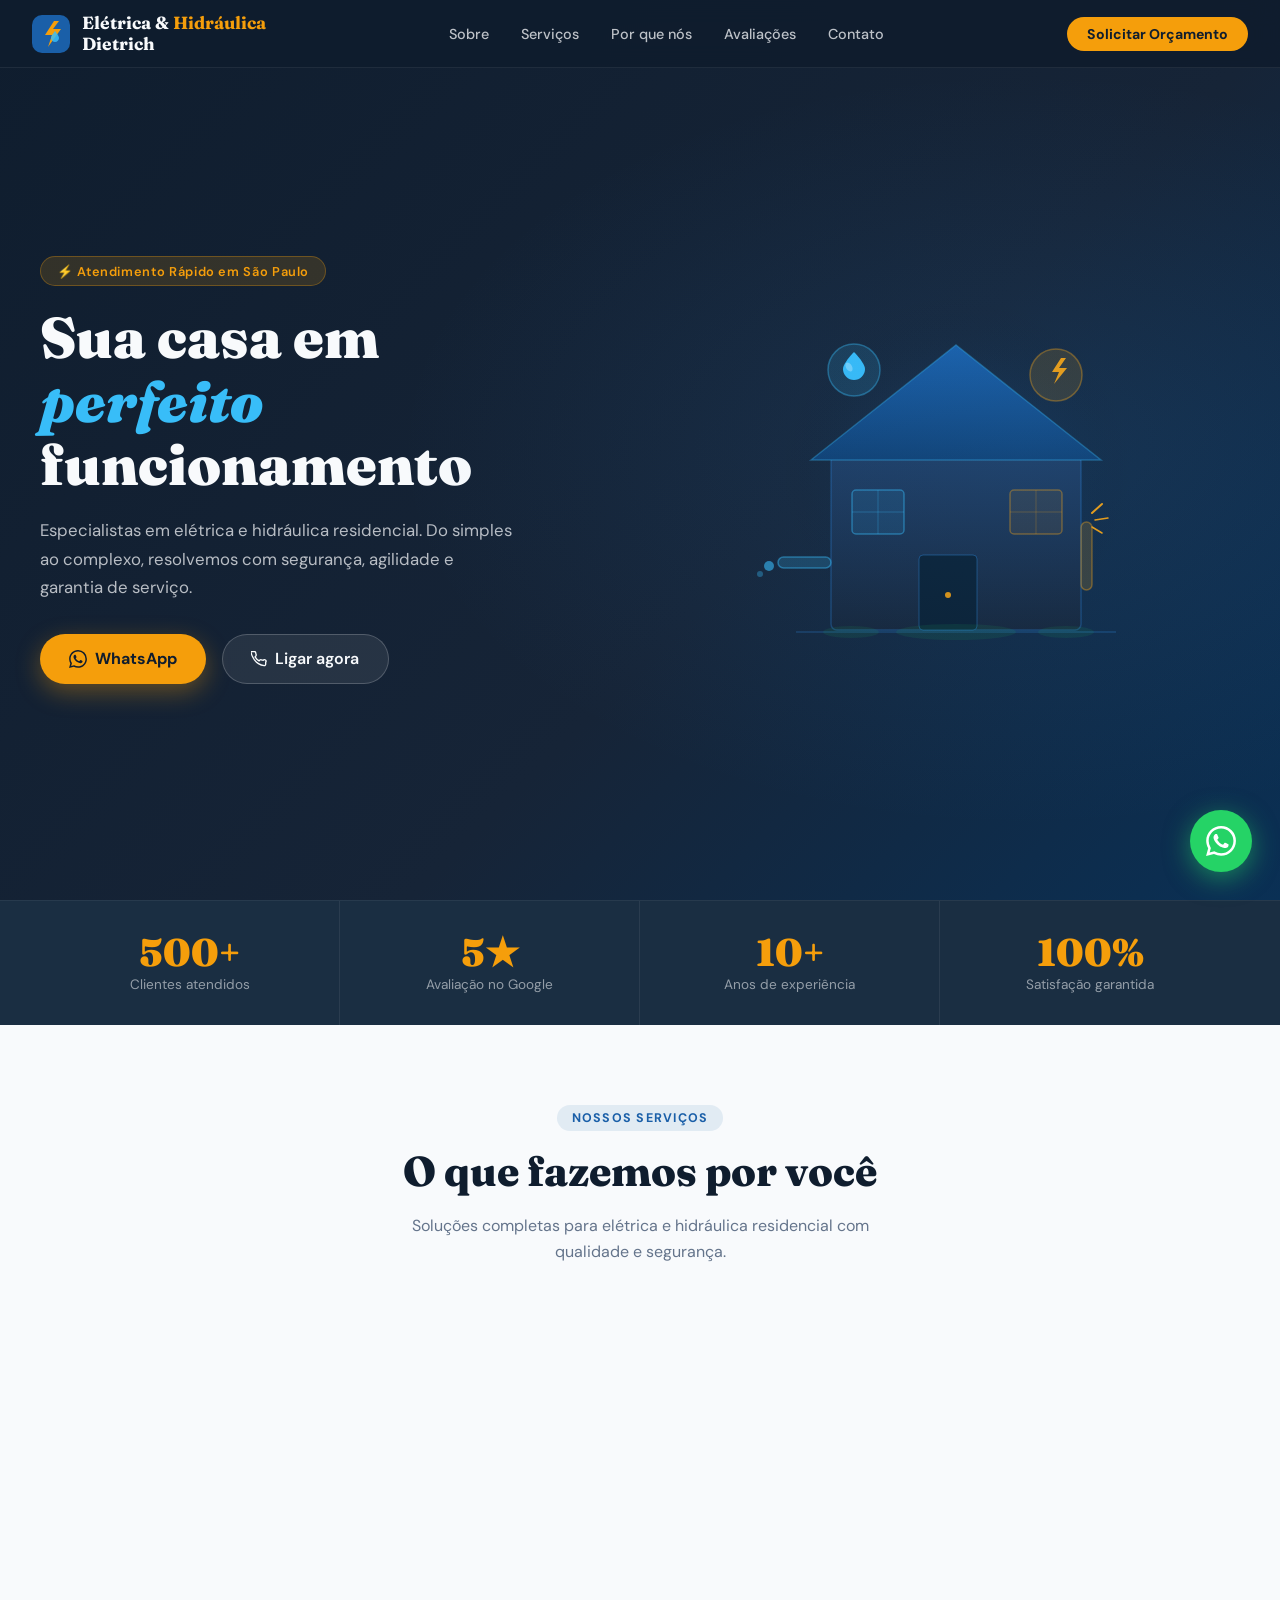
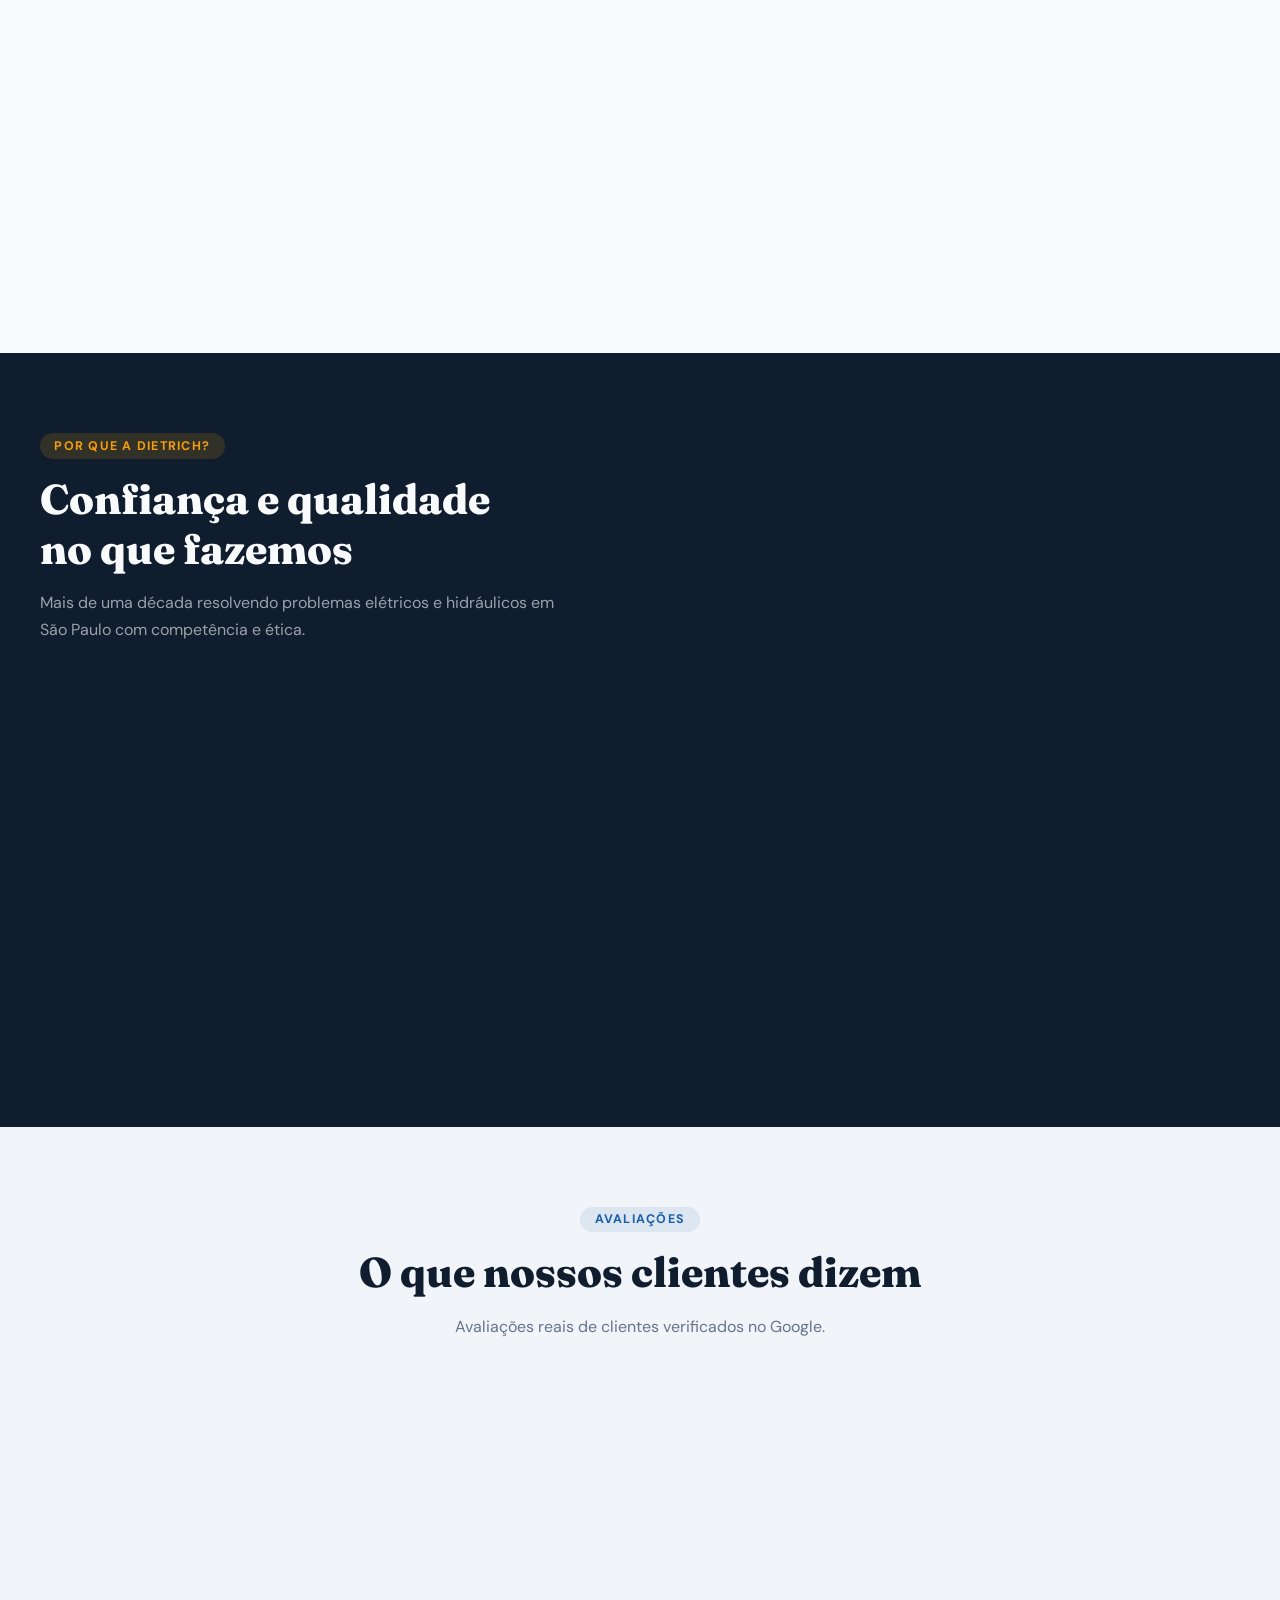
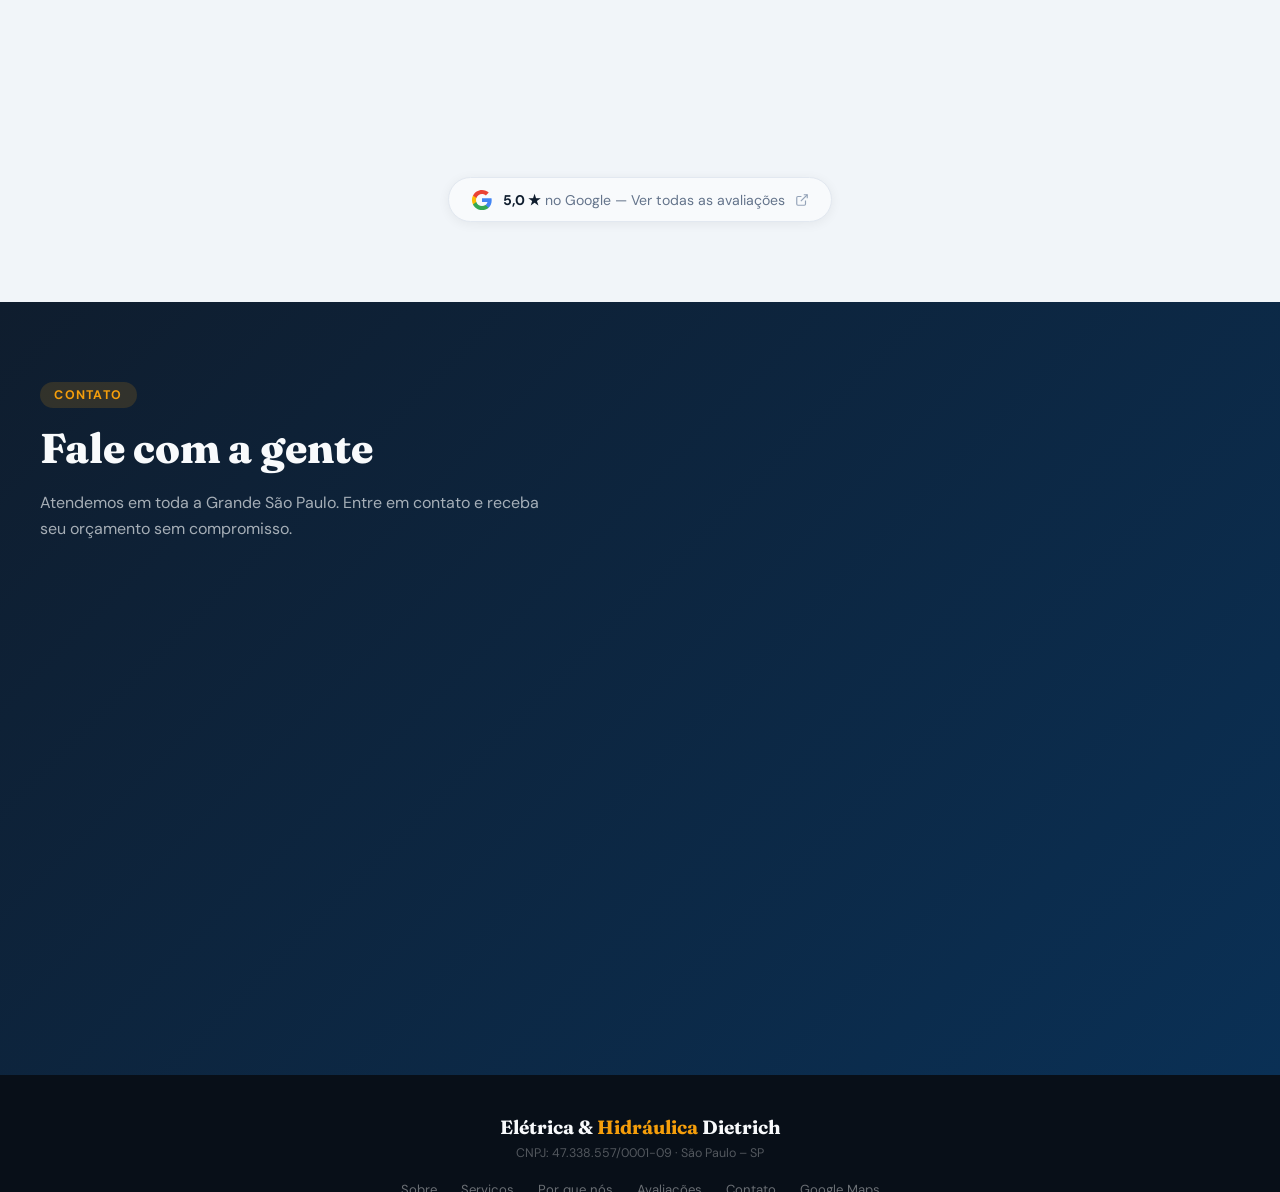
<file: index.html>
<!DOCTYPE html>
<html lang="pt-BR">

<head>
  <meta charset="UTF-8" />
  <meta http-equiv="refresh" content="0; url=pt-br/" />
  <link rel="canonical" href="/pt-br/" />
  <title>Elétrica &amp; Hidráulica Dietrich</title>
</head>

<body>
</body>

</html>
</file>
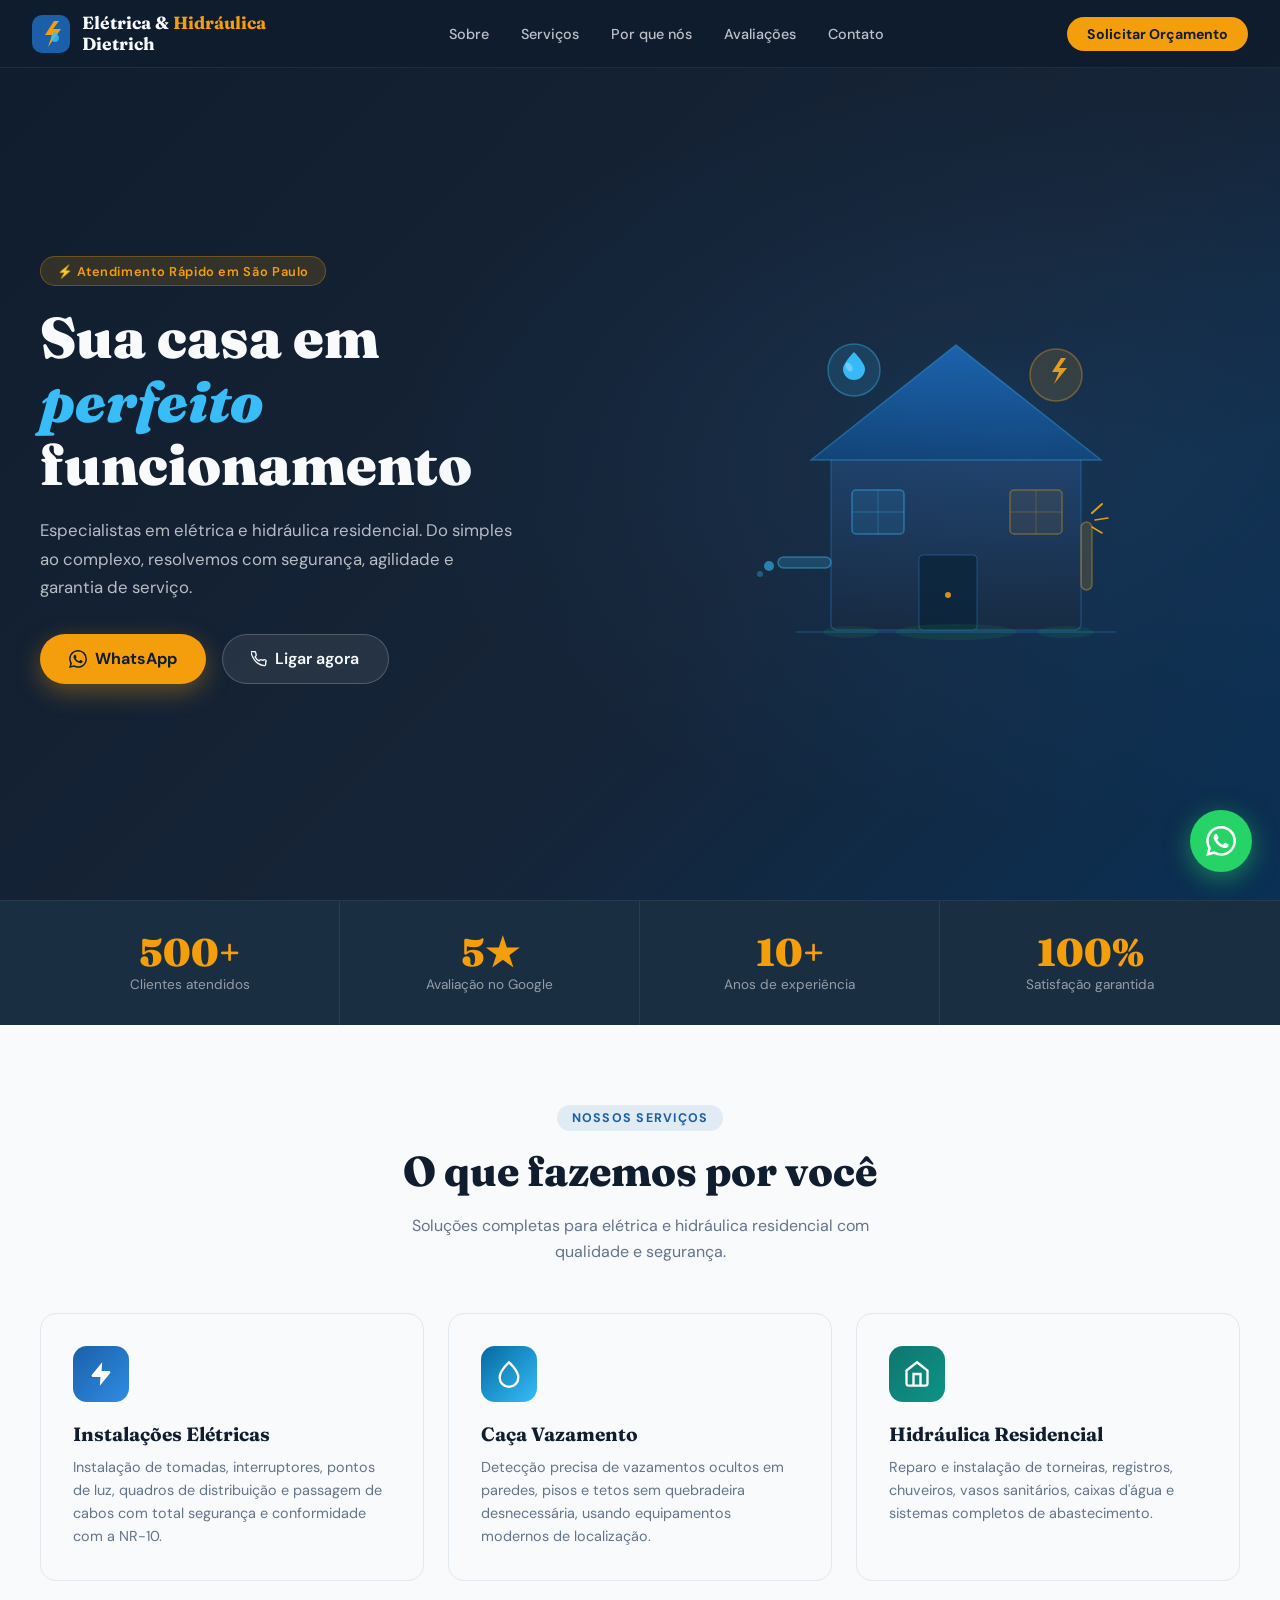
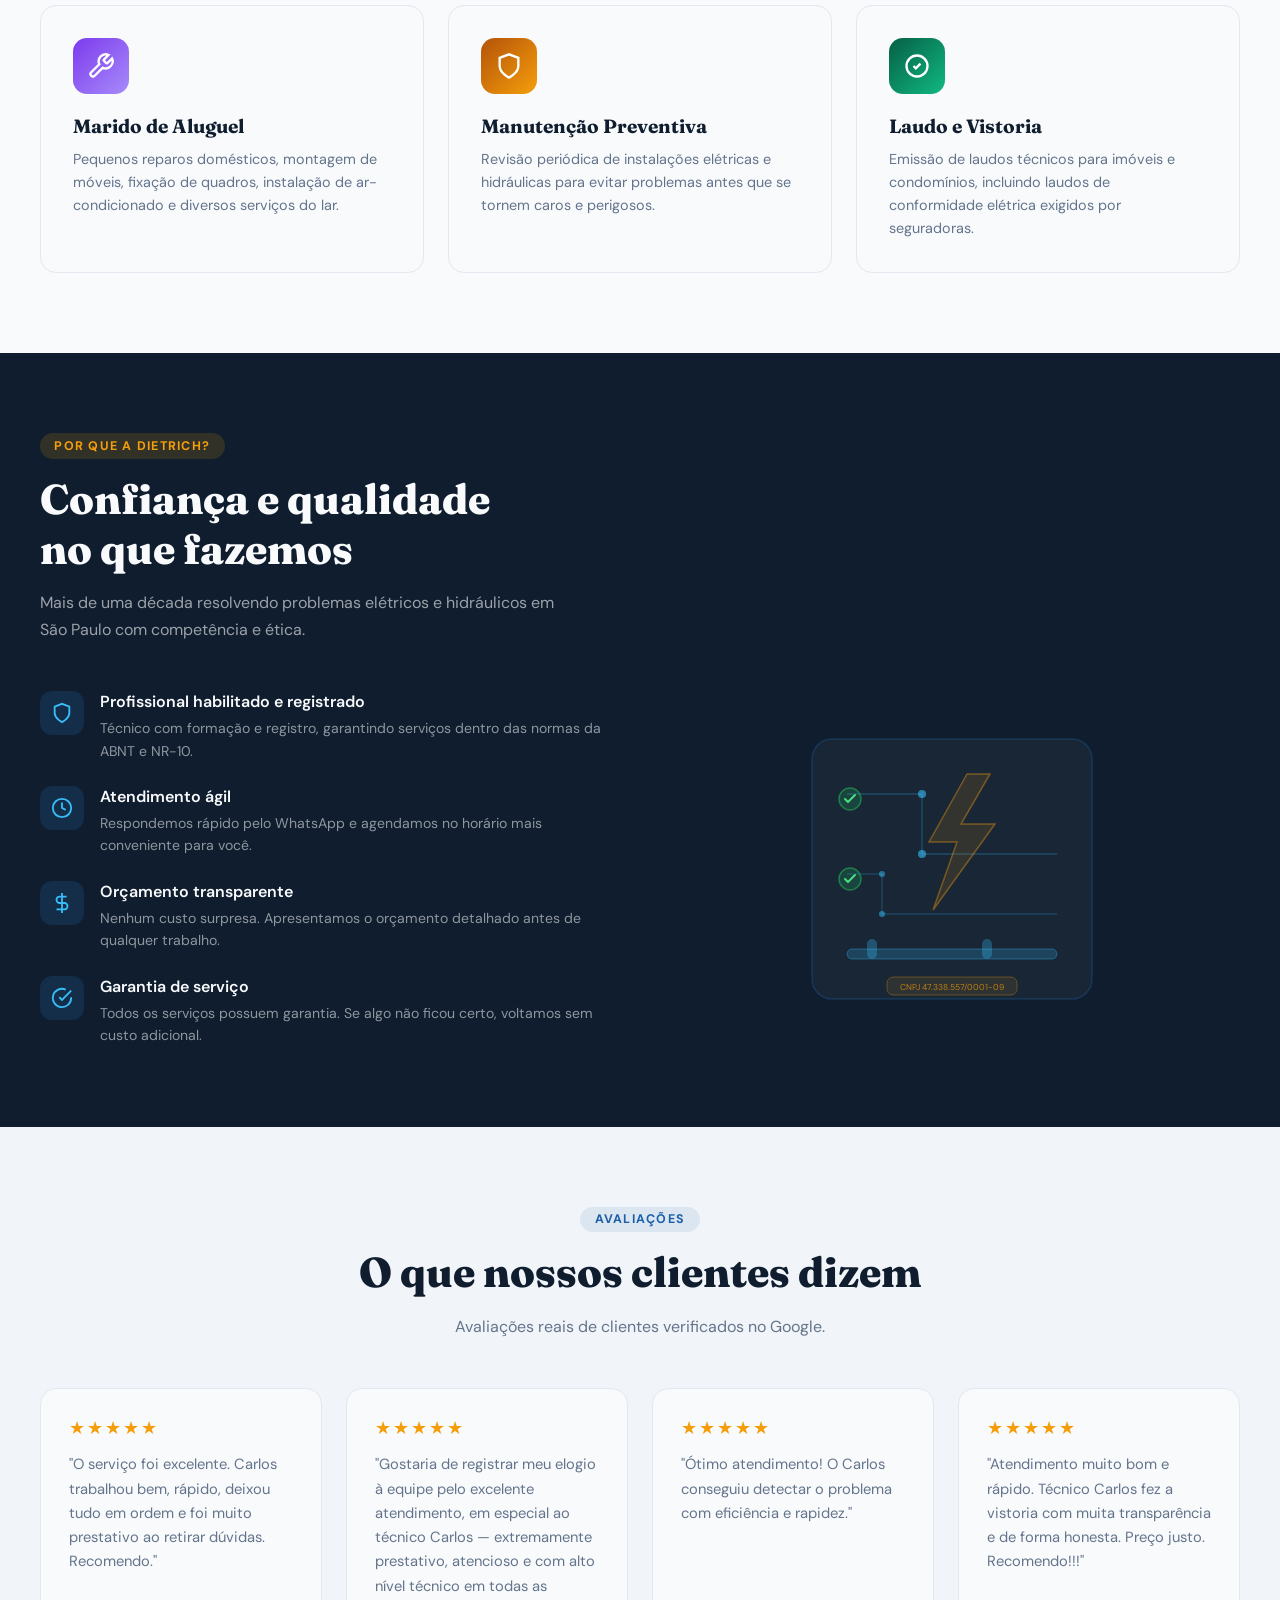
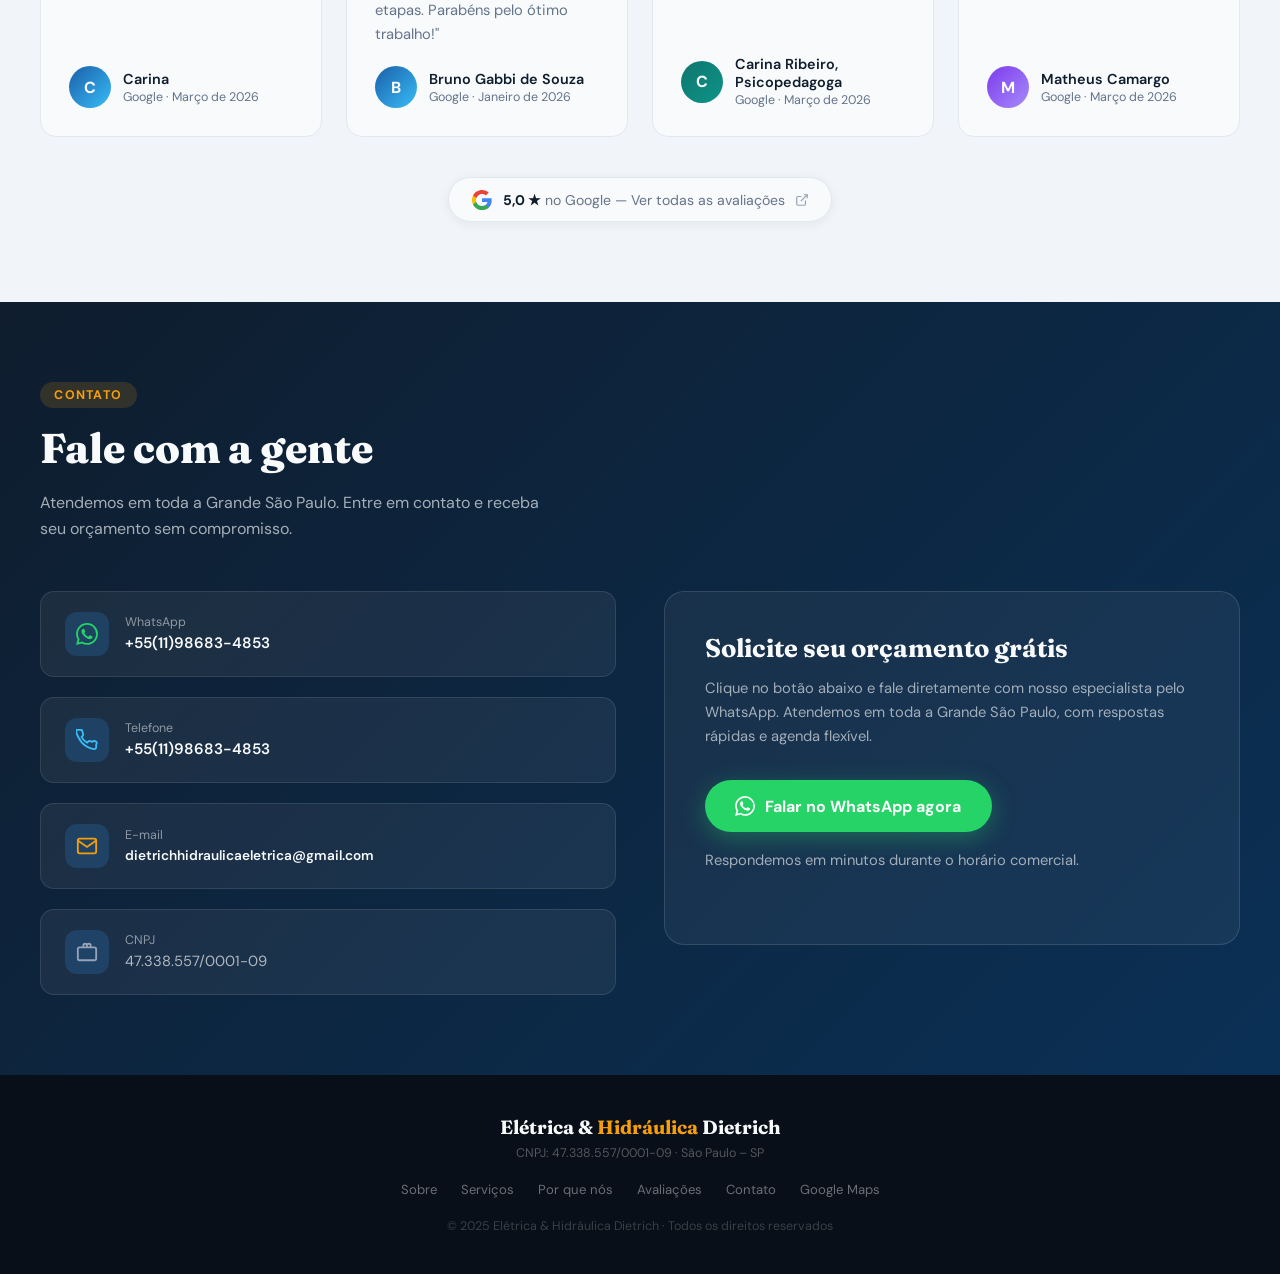
<file: pt-br/index.html>
<!DOCTYPE html>
<html lang="pt-BR">

<head>
  <meta charset="UTF-8" />
  <meta name="viewport" content="width=device-width, initial-scale=1.0" />
  <meta http-equiv="X-Content-Type-Options" content="nosniff" />
  <meta name="referrer" content="no-referrer-when-downgrade" />
  <title>Elétrica & Hidráulica Dietrich – Manutenção Residencial em SP</title>
  <meta name="description"
    content="Especialistas em elétrica e hidráulica residencial em São Paulo. Atendimento rápido, profissional e confiável. Orçamento grátis!" />
  <link rel="preconnect" href="https://fonts.googleapis.com" />
  <link rel="preconnect" href="https://fonts.gstatic.com" crossorigin />
  <link
    href="https://fonts.googleapis.com/css2?family=Fraunces:ital,wght@0,300;0,500;0,700;0,900;1,300&family=DM+Sans:wght@300;400;500;600&display=swap"
    rel="stylesheet" />
  <script type="text/javascript">
    (function (c, l, a, r, i, t, y) {
      c[a] = c[a] || function () { (c[a].q = c[a].q || []).push(arguments) };
      t = l.createElement(r); t.async = 1; t.src = "https://www.clarity.ms/tag/" + i;
      y = l.getElementsByTagName(r)[0]; y.parentNode.insertBefore(t, y);
    })(window, document, "clarity", "script", "wblob21l9g");
  </script>
  <link rel="stylesheet" href="../core/css/main.css" />
  <link rel="stylesheet" href="../core/css/home.css" />
</head>

<body>

  <!-- ═══ NAV ═══ -->
  <nav>
    <a class="nav-logo" href="#">
      <svg width="38" height="38" viewBox="0 0 38 38" fill="none">
        <rect width="38" height="38" rx="10" fill="#1a5fa8" />
        <path d="M22 6L13 20h7l-4 12 13-18h-8l6-8z" fill="#f59e0b" />
        <path d="M27 23c0 2.2-1.8 4-4 4s-4-1.8-4-4c0-2.2 4-7 4-7s4 4.8 4 7z" fill="#38bdf8" opacity=".85" />
      </svg>
      <span class="nav-logo-text">Elétrica &amp; <span>Hidráulica</span><br>Dietrich</span>
    </a>
    <ul class="nav-links">
      <li><a href="sobre.html">Sobre</a></li>
      <li><a href="#servicos">Serviços</a></li>
      <li><a href="#por-que">Por que nós</a></li>
      <li><a href="#avaliacoes">Avaliações</a></li>
      <li><a href="#contato">Contato</a></li>
    </ul>
    <a class="nav-cta" href="https://wa.me/5511986834853?text=Olá! Gostaria de solicitar um orçamento."
      target="_blank" rel="noopener noreferrer">Solicitar Orçamento</a>
    <div class="hamburger" id="hamburger">
      <span></span><span></span><span></span>
    </div>
  </nav>

  <!-- ═══ HERO ═══ -->
  <section class="hero">
    <div class="hero-inner">
      <div>
        <div class="hero-badge">⚡ Atendimento Rápido em São Paulo</div>
        <h1>Sua casa em <em>perfeito</em> funcionamento</h1>
        <p>Especialistas em elétrica e hidráulica residencial. Do simples ao complexo, resolvemos com segurança,
          agilidade e garantia de serviço.</p>
        <div class="hero-actions">
          <a class="btn-primary" href="https://wa.me/5511986834853?text=Olá! Gostaria de solicitar um orçamento."
            target="_blank" rel="noopener noreferrer">
            <svg width="18" height="18" viewBox="0 0 24 24" fill="currentColor">
              <path
                d="M17.472 14.382c-.297-.149-1.758-.867-2.03-.967-.273-.099-.471-.148-.67.15-.197.297-.767.966-.94 1.164-.173.199-.347.223-.644.075-.297-.15-1.255-.463-2.39-1.475-.883-.788-1.48-1.761-1.653-2.059-.173-.297-.018-.458.13-.606.134-.133.298-.347.446-.52.149-.174.198-.298.298-.497.099-.198.05-.371-.025-.52-.075-.149-.669-1.612-.916-2.207-.242-.579-.487-.5-.669-.51-.173-.008-.371-.01-.57-.01-.198 0-.52.074-.792.372-.272.297-1.04 1.016-1.04 2.479 0 1.462 1.065 2.875 1.213 3.074.149.198 2.096 3.2 5.077 4.487.709.306 1.262.489 1.694.625.712.227 1.36.195 1.871.118.571-.085 1.758-.719 2.006-1.413.248-.694.248-1.289.173-1.413-.074-.124-.272-.198-.57-.347m-5.421 7.403h-.004a9.87 9.87 0 01-5.031-1.378l-.361-.214-3.741.982.998-3.648-.235-.374a9.86 9.86 0 01-1.51-5.26c.001-5.45 4.436-9.884 9.888-9.884 2.64 0 5.122 1.03 6.988 2.898a9.825 9.825 0 012.893 6.994c-.003 5.45-4.437 9.884-9.885 9.884m8.413-18.297A11.815 11.815 0 0012.05 0C5.495 0 .16 5.335.157 11.892c0 2.096.547 4.142 1.588 5.945L.057 24l6.305-1.654a11.882 11.882 0 005.683 1.448h.005c6.554 0 11.89-5.335 11.893-11.893a11.821 11.821 0 00-3.48-8.413z" />
            </svg>
            WhatsApp
          </a>
          <a class="btn-secondary" href="tel:+5511986834853">
            <svg width="16" height="16" viewBox="0 0 24 24" fill="none" stroke="currentColor" stroke-width="2">
              <path
                d="M22 16.92v3a2 2 0 01-2.18 2 19.79 19.79 0 01-8.63-3.07A19.5 19.5 0 013.07 9.81a19.79 19.79 0 01-3.07-8.68A2 2 0 012 .83h3a2 2 0 012 1.72 12.84 12.84 0 00.7 2.81 2 2 0 01-.45 2.11L6.09 8.91a16 16 0 006 6l1.27-1.27a2 2 0 012.11-.45 12.84 12.84 0 002.81.7A2 2 0 0122 16.92z" />
            </svg>
            Ligar agora
          </a>
        </div>
      </div>
      <div class="hero-visual">
        <svg width="400" height="400" viewBox="0 0 400 400" fill="none" xmlns="http://www.w3.org/2000/svg">
          <circle cx="200" cy="200" r="180" fill="url(#heroGlow)" />
          <defs>
            <radialGradient id="heroGlow" cx="50%" cy="50%" r="50%">
              <stop offset="0%" stop-color="#2f8de4" stop-opacity="0.18" />
              <stop offset="100%" stop-color="transparent" />
            </radialGradient>
            <linearGradient id="houseBody" x1="0" y1="0" x2="0" y2="1">
              <stop offset="0%" stop-color="#1e3a5f" />
              <stop offset="100%" stop-color="#162437" />
            </linearGradient>
            <linearGradient id="roofGrad" x1="0" y1="0" x2="0" y2="1">
              <stop offset="0%" stop-color="#1a5fa8" />
              <stop offset="100%" stop-color="#0f3d6e" />
            </linearGradient>
          </defs>
          <!-- House -->
          <rect x="75" y="185" width="250" height="175" rx="6" fill="url(#houseBody)" stroke="rgba(47,141,228,0.3)"
            stroke-width="1.5" />
          <polygon points="55,190 200,75 345,190" fill="url(#roofGrad)" stroke="rgba(56,189,248,0.35)"
            stroke-width="1.5" />
          <!-- Door -->
          <rect x="163" y="285" width="58" height="75" rx="4" fill="#0a1e30" stroke="rgba(47,141,228,0.4)"
            stroke-width="1" />
          <circle cx="192" cy="325" r="3" fill="rgba(245,158,11,0.9)" />
          <!-- Windows -->
          <rect x="96" y="220" width="52" height="44" rx="4" fill="rgba(56,189,248,0.1)" stroke="rgba(56,189,248,0.45)"
            stroke-width="1.5" />
          <line x1="122" y1="220" x2="122" y2="264" stroke="rgba(56,189,248,0.3)" stroke-width="1" />
          <line x1="96" y1="242" x2="148" y2="242" stroke="rgba(56,189,248,0.3)" stroke-width="1" />
          <rect x="254" y="220" width="52" height="44" rx="4" fill="rgba(245,158,11,0.08)" stroke="rgba(245,158,11,0.4)"
            stroke-width="1.5" />
          <line x1="280" y1="220" x2="280" y2="264" stroke="rgba(245,158,11,0.25)" stroke-width="1" />
          <line x1="254" y1="242" x2="306" y2="242" stroke="rgba(245,158,11,0.25)" stroke-width="1" />
          <!-- Electric badge -->
          <circle cx="300" cy="105" r="26" fill="rgba(245,158,11,0.15)" stroke="rgba(245,158,11,0.4)"
            stroke-width="1.5" />
          <path d="M305 88l-9 14h7l-5 12 13-16h-8l7-10z" fill="#f59e0b" />
          <!-- Water drop badge -->
          <circle cx="98" cy="100" r="26" fill="rgba(56,189,248,0.15)" stroke="rgba(56,189,248,0.4)"
            stroke-width="1.5" />
          <path d="M98 82c0 0-11 11-11 17a11 11 0 0022 0c0-6-11-17-11-17z" fill="#38bdf8" />
          <ellipse cx="93" cy="97" rx="3" ry="5" fill="rgba(255,255,255,0.3)" transform="rotate(-30 93 97)" />
          <!-- Pipe left -->
          <rect x="22" y="287" width="53" height="11" rx="5.5" fill="rgba(56,189,248,0.2)"
            stroke="rgba(56,189,248,0.45)" stroke-width="1.5" />
          <circle cx="13" cy="296" r="5" fill="rgba(56,189,248,0.6)" />
          <circle cx="4" cy="304" r="3" fill="rgba(56,189,248,0.35)" />
          <!-- Conduit right -->
          <rect x="325" y="252" width="11" height="68" rx="5.5" fill="rgba(245,158,11,0.18)"
            stroke="rgba(245,158,11,0.4)" stroke-width="1.5" />
          <line x1="336" y1="243" x2="346" y2="234" stroke="#f59e0b" stroke-width="2" stroke-linecap="round" />
          <line x1="339" y1="250" x2="352" y2="248" stroke="#f59e0b" stroke-width="1.5" stroke-linecap="round" />
          <line x1="336" y1="257" x2="346" y2="263" stroke="#f59e0b" stroke-width="1.5" stroke-linecap="round" />
          <!-- Ground -->
          <line x1="40" y1="362" x2="360" y2="362" stroke="rgba(47,141,228,0.2)" stroke-width="2" />
          <ellipse cx="200" cy="362" rx="60" ry="8" fill="rgba(34,197,94,0.1)" />
          <ellipse cx="95" cy="362" rx="28" ry="6" fill="rgba(34,197,94,0.1)" />
          <ellipse cx="310" cy="362" rx="28" ry="6" fill="rgba(34,197,94,0.1)" />
        </svg>
      </div>
    </div>
  </section>

  <!-- ═══ STATS ═══ -->
  <div class="stats-bar">
    <div class="stats-inner">
      <div class="stat-item">
        <div class="stat-num">500+</div>
        <div class="stat-label">Clientes atendidos</div>
      </div>
      <div class="stat-item">
        <div class="stat-num">5★</div>
        <div class="stat-label">Avaliação no Google</div>
      </div>
      <div class="stat-item">
        <div class="stat-num">10+</div>
        <div class="stat-label">Anos de experiência</div>
      </div>
      <div class="stat-item">
        <div class="stat-num">100%</div>
        <div class="stat-label">Satisfação garantida</div>
      </div>
    </div>
  </div>

  <!-- ═══ SERVIÇOS ═══ -->
  <section id="servicos" class="services-bg">
    <div class="section-wrap">
      <div class="text-center">
        <span class="section-tag">Nossos Serviços</span>
        <h2 class="section-title">O que fazemos por você</h2>
        <p class="section-sub">Soluções completas para elétrica e hidráulica residencial com qualidade e segurança.</p>
      </div>
      <div class="services-grid">

        <div class="service-card reveal">
          <div class="service-icon">
            <svg width="28" height="28" viewBox="0 0 24 24" fill="white">
              <path d="M13 2L4.09 12.96A1 1 0 005 14.5h6.5L11 22l8.91-10.96A1 1 0 0019 9.5H12.5L13 2z" />
            </svg>
          </div>
          <h3>Instalações Elétricas</h3>
          <p>Instalação de tomadas, interruptores, pontos de luz, quadros de distribuição e passagem de cabos com total
            segurança e conformidade com a NR-10.</p>
        </div>

        <div class="service-card reveal">
          <div class="service-icon" style="background:linear-gradient(135deg,#0369a1,#38bdf8)">
            <svg width="28" height="28" viewBox="0 0 24 24" fill="none" stroke="white" stroke-width="2">
              <path d="M12 2c0 0-8 7-8 13a8 8 0 0016 0c0-6-8-13-8-13z" />
            </svg>
          </div>
          <h3>Caça Vazamento</h3>
          <p>Detecção precisa de vazamentos ocultos em paredes, pisos e tetos sem quebradeira desnecessária, usando
            equipamentos modernos de localização.</p>
        </div>

        <div class="service-card reveal">
          <div class="service-icon" style="background:linear-gradient(135deg,#0f766e,#0d9488)">
            <svg width="28" height="28" viewBox="0 0 24 24" fill="none" stroke="white" stroke-width="2">
              <path d="M3 9l9-7 9 7v11a2 2 0 01-2 2H5a2 2 0 01-2-2z" />
              <polyline points="9 22 9 12 15 12 15 22" />
            </svg>
          </div>
          <h3>Hidráulica Residencial</h3>
          <p>Reparo e instalação de torneiras, registros, chuveiros, vasos sanitários, caixas d'água e sistemas
            completos de abastecimento.</p>
        </div>

        <div class="service-card reveal">
          <div class="service-icon" style="background:linear-gradient(135deg,#7c3aed,#a78bfa)">
            <svg width="28" height="28" viewBox="0 0 24 24" fill="none" stroke="white" stroke-width="2">
              <path
                d="M14.7 6.3a1 1 0 000 1.4l1.6 1.6a1 1 0 001.4 0l3.77-3.77a6 6 0 01-7.94 7.94l-6.91 6.91a2.12 2.12 0 01-3-3l6.91-6.91a6 6 0 017.94-7.94l-3.76 3.76z" />
            </svg>
          </div>
          <h3>Marido de Aluguel</h3>
          <p>Pequenos reparos domésticos, montagem de móveis, fixação de quadros, instalação de ar-condicionado e
            diversos serviços do lar.</p>
        </div>

        <div class="service-card reveal">
          <div class="service-icon" style="background:linear-gradient(135deg,#b45309,#f59e0b)">
            <svg width="28" height="28" viewBox="0 0 24 24" fill="none" stroke="white" stroke-width="2">
              <path d="M12 22s8-4 8-10V5l-8-3-8 3v7c0 6 8 10 8 10z" />
            </svg>
          </div>
          <h3>Manutenção Preventiva</h3>
          <p>Revisão periódica de instalações elétricas e hidráulicas para evitar problemas antes que se tornem caros e
            perigosos.</p>
        </div>

        <div class="service-card reveal">
          <div class="service-icon" style="background:linear-gradient(135deg,#065f46,#10b981)">
            <svg width="28" height="28" viewBox="0 0 24 24" fill="none" stroke="white" stroke-width="2">
              <path d="M9 12l2 2 4-4" />
              <path d="M21 12c0 4.97-4.03 9-9 9S3 16.97 3 12 7.03 3 12 3s9 4.03 9 9z" />
            </svg>
          </div>
          <h3>Laudo e Vistoria</h3>
          <p>Emissão de laudos técnicos para imóveis e condomínios, incluindo laudos de conformidade elétrica exigidos
            por seguradoras.</p>
        </div>

      </div>
    </div>
  </section>

  <!-- ═══ POR QUE NÓS ═══ -->
  <section id="por-que" class="why-bg">
    <div class="section-wrap">
      <span class="section-tag">Por que a Dietrich?</span>
      <h2 class="section-title">Confiança e qualidade<br>no que fazemos</h2>
      <p class="section-sub">Mais de uma década resolvendo problemas elétricos e hidráulicos em São Paulo com
        competência e ética.</p>
      <div class="why-grid">
        <div class="why-list">
          <div class="why-item reveal">
            <div class="why-dot">
              <svg width="22" height="22" viewBox="0 0 24 24" fill="none" stroke="#38bdf8" stroke-width="2">
                <path d="M12 22s8-4 8-10V5l-8-3-8 3v7c0 6 8 10 8 10z" />
              </svg>
            </div>
            <div>
              <h4>Profissional habilitado e registrado</h4>
              <p>Técnico com formação e registro, garantindo serviços dentro das normas da ABNT e NR-10.</p>
            </div>
          </div>
          <div class="why-item reveal">
            <div class="why-dot">
              <svg width="22" height="22" viewBox="0 0 24 24" fill="none" stroke="#38bdf8" stroke-width="2">
                <circle cx="12" cy="12" r="10" />
                <path d="M12 6v6l4 2" />
              </svg>
            </div>
            <div>
              <h4>Atendimento ágil</h4>
              <p>Respondemos rápido pelo WhatsApp e agendamos no horário mais conveniente para você.</p>
            </div>
          </div>
          <div class="why-item reveal">
            <div class="why-dot">
              <svg width="22" height="22" viewBox="0 0 24 24" fill="none" stroke="#38bdf8" stroke-width="2">
                <line x1="12" y1="1" x2="12" y2="23" />
                <path d="M17 5H9.5a3.5 3.5 0 000 7h5a3.5 3.5 0 010 7H6" />
              </svg>
            </div>
            <div>
              <h4>Orçamento transparente</h4>
              <p>Nenhum custo surpresa. Apresentamos o orçamento detalhado antes de qualquer trabalho.</p>
            </div>
          </div>
          <div class="why-item reveal">
            <div class="why-dot">
              <svg width="22" height="22" viewBox="0 0 24 24" fill="none" stroke="#38bdf8" stroke-width="2">
                <path d="M22 11.08V12a10 10 0 11-5.93-9.14" />
                <polyline points="22 4 12 14.01 9 11.01" />
              </svg>
            </div>
            <div>
              <h4>Garantia de serviço</h4>
              <p>Todos os serviços possuem garantia. Se algo não ficou certo, voltamos sem custo adicional.</p>
            </div>
          </div>
        </div>
        <div class="why-visual reveal" style="display:flex;justify-content:center;">
          <svg width="320" height="300" viewBox="0 0 320 300" fill="none" xmlns="http://www.w3.org/2000/svg">
            <rect x="20" y="20" width="280" height="260" rx="20" fill="rgba(255,255,255,0.04)"
              stroke="rgba(47,141,228,0.2)" stroke-width="1.5" />
            <line x1="55" y1="75" x2="130" y2="75" stroke="rgba(56,189,248,0.25)" stroke-width="1.5" />
            <line x1="130" y1="75" x2="130" y2="135" stroke="rgba(56,189,248,0.25)" stroke-width="1.5" />
            <line x1="130" y1="135" x2="265" y2="135" stroke="rgba(56,189,248,0.25)" stroke-width="1.5" />
            <circle cx="130" cy="75" r="4" fill="#38bdf8" opacity=".6" />
            <circle cx="130" cy="135" r="4" fill="#38bdf8" opacity=".6" />
            <line x1="55" y1="155" x2="90" y2="155" stroke="rgba(56,189,248,0.2)" stroke-width="1.5" />
            <line x1="90" y1="155" x2="90" y2="195" stroke="rgba(56,189,248,0.2)" stroke-width="1.5" />
            <line x1="90" y1="195" x2="265" y2="195" stroke="rgba(56,189,248,0.2)" stroke-width="1.5" />
            <circle cx="90" cy="155" r="3" fill="#38bdf8" opacity=".5" />
            <circle cx="90" cy="195" r="3" fill="#38bdf8" opacity=".5" />
            <rect x="55" y="230" width="210" height="10" rx="5" fill="rgba(56,189,248,0.2)"
              stroke="rgba(56,189,248,0.35)" stroke-width="1" />
            <rect x="75" y="220" width="10" height="20" rx="5" fill="rgba(56,189,248,0.3)" />
            <rect x="190" y="220" width="10" height="20" rx="5" fill="rgba(56,189,248,0.3)" />
            <path d="M175 55l-38 68h28l-24 68 62-86h-34l29-50z" fill="rgba(245,158,11,0.12)"
              stroke="rgba(245,158,11,0.4)" stroke-width="1.5" />
            <circle cx="58" cy="80" r="11" fill="rgba(34,197,94,0.2)" stroke="rgba(34,197,94,0.5)" stroke-width="1.5" />
            <path d="M53 80l3 3 7-7" stroke="#4ade80" stroke-width="2" stroke-linecap="round" stroke-linejoin="round" />
            <circle cx="58" cy="160" r="11" fill="rgba(34,197,94,0.2)" stroke="rgba(34,197,94,0.5)"
              stroke-width="1.5" />
            <path d="M53 160l3 3 7-7" stroke="#4ade80" stroke-width="2" stroke-linecap="round"
              stroke-linejoin="round" />
            <rect x="95" y="258" width="130" height="18" rx="6" fill="rgba(245,158,11,0.1)"
              stroke="rgba(245,158,11,0.3)" stroke-width="1" />
            <text x="160" y="271" fill="rgba(245,158,11,0.7)" font-size="8.5" text-anchor="middle"
              font-family="DM Sans,sans-serif">CNPJ 47.338.557/0001-09</text>
          </svg>
        </div>
      </div>
    </div>
  </section>

  <!-- ═══ AVALIAÇÕES ═══ -->
  <section id="avaliacoes" class="reviews-bg">
    <div class="section-wrap">
      <div class="text-center">
        <span class="section-tag">Avaliações</span>
        <h2 class="section-title">O que nossos clientes dizem</h2>
        <p class="section-sub">Avaliações reais de clientes verificados no Google.</p>
      </div>
      <div class="reviews-grid">

        <div class="review-card reveal">
          <div>
            <div class="stars">★★★★★</div>
            <p class="review-text">"O serviço foi excelente. Carlos trabalhou bem, rápido, deixou tudo em ordem e foi
              muito prestativo ao retirar dúvidas. Recomendo."</p>
          </div>
          <div class="review-author">
            <div class="review-avatar">C</div>
            <div>
              <div class="review-name">Carina</div>
              <div class="review-date">Google · Março de 2026</div>
            </div>
          </div>
        </div>

        <div class="review-card reveal">
          <div>
            <div class="stars">★★★★★</div>
            <p class="review-text">"Gostaria de registrar meu elogio à equipe pelo excelente atendimento, em especial ao
              técnico Carlos — extremamente prestativo, atencioso e com alto nível técnico em todas as etapas. Parabéns
              pelo ótimo trabalho!"</p>
          </div>
          <div class="review-author">
            <div class="review-avatar" style="background:linear-gradient(135deg,#1a5fa8,#38bdf8)">B</div>
            <div>
              <div class="review-name">Bruno Gabbi de Souza</div>
              <div class="review-date">Google · Janeiro de 2026</div>
            </div>
          </div>
        </div>

        <div class="review-card reveal">
          <div>
            <div class="stars">★★★★★</div>
            <p class="review-text">"Ótimo atendimento! O Carlos conseguiu detectar o problema com eficiência e rapidez."
            </p>
          </div>
          <div class="review-author">
            <div class="review-avatar" style="background:linear-gradient(135deg,#0f766e,#0d9488)">C</div>
            <div>
              <div class="review-name">Carina Ribeiro, Psicopedagoga</div>
              <div class="review-date">Google · Março de 2026</div>
            </div>
          </div>
        </div>

        <div class="review-card reveal">
          <div>
            <div class="stars">★★★★★</div>
            <p class="review-text">"Atendimento muito bom e rápido. Técnico Carlos fez a vistoria com muita
              transparência e de forma honesta. Preço justo. Recomendo!!!"</p>
          </div>
          <div class="review-author">
            <div class="review-avatar" style="background:linear-gradient(135deg,#7c3aed,#a78bfa)">M</div>
            <div>
              <div class="review-name">Matheus Camargo</div>
              <div class="review-date">Google · Março de 2026</div>
            </div>
          </div>
        </div>

      </div>

      <div class="google-badge-wrap">
        <a class="google-badge" href="https://maps.app.goo.gl/bh8KC7yodrCmTVv69" target="_blank" rel="noopener noreferrer">
          <svg width="22" height="22" viewBox="0 0 24 24">
            <path
              d="M22.56 12.25c0-.78-.07-1.53-.2-2.25H12v4.26h5.92c-.26 1.37-1.04 2.53-2.21 3.31v2.77h3.57c2.08-1.92 3.28-4.74 3.28-8.09z"
              fill="#4285F4" />
            <path
              d="M12 23c2.97 0 5.46-.98 7.28-2.66l-3.57-2.77c-.98.66-2.23 1.06-3.71 1.06-2.86 0-5.29-1.93-6.16-4.53H2.18v2.84C3.99 20.53 7.7 23 12 23z"
              fill="#34A853" />
            <path
              d="M5.84 14.09c-.22-.66-.35-1.36-.35-2.09s.13-1.43.35-2.09V7.07H2.18C1.43 8.55 1 10.22 1 12s.43 3.45 1.18 4.93l2.85-2.22.81-.62z"
              fill="#FBBC05" />
            <path
              d="M12 5.38c1.62 0 3.06.56 4.21 1.64l3.15-3.15C17.45 2.09 14.97 1 12 1 7.7 1 3.99 3.47 2.18 7.07l3.66 2.84c.87-2.6 3.3-4.53 6.16-4.53z"
              fill="#EA4335" />
          </svg>
          <div class="google-badge-text"><strong>5,0 ★</strong> no Google — Ver todas as avaliações</div>
          <svg width="14" height="14" viewBox="0 0 24 24" fill="none" stroke="#94a3b8" stroke-width="2">
            <path d="M18 13v6a2 2 0 01-2 2H5a2 2 0 01-2-2V8a2 2 0 012-2h6" />
            <polyline points="15 3 21 3 21 9" />
            <line x1="10" y1="14" x2="21" y2="3" />
          </svg>
        </a>
      </div>
    </div>
  </section>

  <!-- ═══ CONTATO ═══ -->
  <section id="contato" class="contact-bg">
    <div class="section-wrap">
      <span class="section-tag">Contato</span>
      <h2 class="section-title">Fale com a gente</h2>
      <p class="section-sub">Atendemos em toda a Grande São Paulo. Entre em contato e receba seu orçamento sem
        compromisso.</p>
      <div class="contact-grid">

        <div class="contact-list reveal">
          <a class="contact-item" href="https://wa.me/5511986834853?text=Olá! Gostaria de solicitar um orçamento."
            target="_blank" rel="noopener noreferrer">
            <div class="contact-item-icon">
              <svg width="22" height="22" viewBox="0 0 24 24" fill="#25d366">
                <path
                  d="M17.472 14.382c-.297-.149-1.758-.867-2.03-.967-.273-.099-.471-.148-.67.15-.197.297-.767.966-.94 1.164-.173.199-.347.223-.644.075-.297-.15-1.255-.463-2.39-1.475-.883-.788-1.48-1.761-1.653-2.059-.173-.297-.018-.458.13-.606.134-.133.298-.347.446-.52.149-.174.198-.298.298-.497.099-.198.05-.371-.025-.52-.075-.149-.669-1.612-.916-2.207-.242-.579-.487-.5-.669-.51-.173-.008-.371-.01-.57-.01-.198 0-.52.074-.792.372-.272.297-1.04 1.016-1.04 2.479 0 1.462 1.065 2.875 1.213 3.074.149.198 2.096 3.2 5.077 4.487.709.306 1.262.489 1.694.625.712.227 1.36.195 1.871.118.571-.085 1.758-.719 2.006-1.413.248-.694.248-1.289.173-1.413-.074-.124-.272-.198-.57-.347m-5.421 7.403h-.004a9.87 9.87 0 01-5.031-1.378l-.361-.214-3.741.982.998-3.648-.235-.374a9.86 9.86 0 01-1.51-5.26c.001-5.45 4.436-9.884 9.888-9.884 2.64 0 5.122 1.03 6.988 2.898a9.825 9.825 0 012.893 6.994c-.003 5.45-4.437 9.884-9.885 9.884m8.413-18.297A11.815 11.815 0 0012.05 0C5.495 0 .16 5.335.157 11.892c0 2.096.547 4.142 1.588 5.945L.057 24l6.305-1.654a11.882 11.882 0 005.683 1.448h.005c6.554 0 11.89-5.335 11.893-11.893a11.821 11.821 0 00-3.48-8.413z" />
              </svg>
            </div>
            <div>
              <div class="contact-label">WhatsApp</div>
              <div class="contact-value">+55(11)98683-4853</div>
            </div>
          </a>
          <a class="contact-item" href="tel:+5511986834853">
            <div class="contact-item-icon">
              <svg width="22" height="22" viewBox="0 0 24 24" fill="none" stroke="#38bdf8" stroke-width="2">
                <path
                  d="M22 16.92v3a2 2 0 01-2.18 2 19.79 19.79 0 01-8.63-3.07A19.5 19.5 0 013.07 9.81a19.79 19.79 0 01-3.07-8.68A2 2 0 012 .83h3a2 2 0 012 1.72 12.84 12.84 0 00.7 2.81 2 2 0 01-.45 2.11L6.09 8.91a16 16 0 006 6l1.27-1.27a2 2 0 012.11-.45 12.84 12.84 0 002.81.7A2 2 0 0122 16.92z" />
              </svg>
            </div>
            <div>
              <div class="contact-label">Telefone</div>
              <div class="contact-value">+55(11)98683-4853</div>
            </div>
          </a>
          <a class="contact-item" href="mailto:dietrichhidraulicaeletrica@gmail.com">
            <div class="contact-item-icon">
              <svg width="22" height="22" viewBox="0 0 24 24" fill="none" stroke="#f59e0b" stroke-width="2">
                <path d="M4 4h16c1.1 0 2 .9 2 2v12c0 1.1-.9 2-2 2H4c-1.1 0-2-.9-2-2V6c0-1.1.9-2 2-2z" />
                <polyline points="22,6 12,13 2,6" />
              </svg>
            </div>
            <div>
              <div class="contact-label">E-mail</div>
              <div class="contact-value" style="font-size:.85rem;">dietrichhidraulicaeletrica@gmail.com</div>
            </div>
          </a>
          <div class="contact-item" style="cursor:default;">
            <div class="contact-item-icon">
              <svg width="22" height="22" viewBox="0 0 24 24" fill="none" stroke="#94a3b8" stroke-width="2">
                <rect x="2" y="7" width="20" height="14" rx="2" />
                <path d="M16 7V5a2 2 0 00-4 0v2M8 7V5a2 2 0 014 0" />
              </svg>
            </div>
            <div>
              <div class="contact-label">CNPJ</div>
              <div class="contact-value-muted">47.338.557/0001-09</div>
            </div>
          </div>
        </div>

        <div class="cta-box reveal">
          <h3>Solicite seu orçamento grátis</h3>
          <p>Clique no botão abaixo e fale diretamente com nosso especialista pelo WhatsApp. Atendemos em toda a Grande
            São Paulo, com respostas rápidas e agenda flexível.</p>
          <a class="btn-whatsapp"
            href="https://wa.me/5511986834853?text=Olá! Vi o site da Elétrica %26 Hidráulica Dietrich e gostaria de um orçamento."
            target="_blank" rel="noopener noreferrer">
            <svg width="20" height="20" viewBox="0 0 24 24" fill="white">
              <path
                d="M17.472 14.382c-.297-.149-1.758-.867-2.03-.967-.273-.099-.471-.148-.67.15-.197.297-.767.966-.94 1.164-.173.199-.347.223-.644.075-.297-.15-1.255-.463-2.39-1.475-.883-.788-1.48-1.761-1.653-2.059-.173-.297-.018-.458.13-.606.134-.133.298-.347.446-.52.149-.174.198-.298.298-.497.099-.198.05-.371-.025-.52-.075-.149-.669-1.612-.916-2.207-.242-.579-.487-.5-.669-.51-.173-.008-.371-.01-.57-.01-.198 0-.52.074-.792.372-.272.297-1.04 1.016-1.04 2.479 0 1.462 1.065 2.875 1.213 3.074.149.198 2.096 3.2 5.077 4.487.709.306 1.262.489 1.694.625.712.227 1.36.195 1.871.118.571-.085 1.758-.719 2.006-1.413.248-.694.248-1.289.173-1.413-.074-.124-.272-.198-.57-.347m-5.421 7.403h-.004a9.87 9.87 0 01-5.031-1.378l-.361-.214-3.741.982.998-3.648-.235-.374a9.86 9.86 0 01-1.51-5.26c.001-5.45 4.436-9.884 9.888-9.884 2.64 0 5.122 1.03 6.988 2.898a9.825 9.825 0 012.893 6.994c-.003 5.45-4.437 9.884-9.885 9.884m8.413-18.297A11.815 11.815 0 0012.05 0C5.495 0 .16 5.335.157 11.892c0 2.096.547 4.142 1.588 5.945L.057 24l6.305-1.654a11.882 11.882 0 005.683 1.448h.005c6.554 0 11.89-5.335 11.893-11.893a11.821 11.821 0 00-3.48-8.413z" />
            </svg>
            Falar no WhatsApp agora
          </a>
          <p class="cta-note">Respondemos em minutos durante o horário comercial.</p>
        </div>

      </div>
    </div>
  </section>

  <!-- ═══ FOOTER ═══ -->
  <footer>
    <div class="footer-logo">Elétrica &amp; <span>Hidráulica</span> Dietrich</div>
    <div class="footer-cnpj">CNPJ: 47.338.557/0001-09 · São Paulo – SP</div>
    <div class="footer-links">
      <a href="sobre.html">Sobre</a>
      <a href="#servicos">Serviços</a>
      <a href="#por-que">Por que nós</a>
      <a href="#avaliacoes">Avaliações</a>
      <a href="#contato">Contato</a>
      <a href="https://maps.app.goo.gl/bh8KC7yodrCmTVv69" target="_blank" rel="noopener noreferrer">Google Maps</a>
    </div>
    <div class="footer-copy">© 2025 Elétrica &amp; Hidráulica Dietrich · Todos os direitos reservados</div>
  </footer>

  <!-- ═══ BOTÃO FLUTUANTE WHATSAPP ═══ -->
  <a class="float-wa" href="https://wa.me/5511986834853?text=Olá! Gostaria de solicitar um orçamento." target="_blank" rel="noopener noreferrer"
    aria-label="Falar pelo WhatsApp">
    <svg width="30" height="30" viewBox="0 0 24 24" fill="white">
      <path
        d="M17.472 14.382c-.297-.149-1.758-.867-2.03-.967-.273-.099-.471-.148-.67.15-.197.297-.767.966-.94 1.164-.173.199-.347.223-.644.075-.297-.15-1.255-.463-2.39-1.475-.883-.788-1.48-1.761-1.653-2.059-.173-.297-.018-.458.13-.606.134-.133.298-.347.446-.52.149-.174.198-.298.298-.497.099-.198.05-.371-.025-.52-.075-.149-.669-1.612-.916-2.207-.242-.579-.487-.5-.669-.51-.173-.008-.371-.01-.57-.01-.198 0-.52.074-.792.372-.272.297-1.04 1.016-1.04 2.479 0 1.462 1.065 2.875 1.213 3.074.149.198 2.096 3.2 5.077 4.487.709.306 1.262.489 1.694.625.712.227 1.36.195 1.871.118.571-.085 1.758-.719 2.006-1.413.248-.694.248-1.289.173-1.413-.074-.124-.272-.198-.57-.347m-5.421 7.403h-.004a9.87 9.87 0 01-5.031-1.378l-.361-.214-3.741.982.998-3.648-.235-.374a9.86 9.86 0 01-1.51-5.26c.001-5.45 4.436-9.884 9.888-9.884 2.64 0 5.122 1.03 6.988 2.898a9.825 9.825 0 012.893 6.994c-.003 5.45-4.437 9.884-9.885 9.884m8.413-18.297A11.815 11.815 0 0012.05 0C5.495 0 .16 5.335.157 11.892c0 2.096.547 4.142 1.588 5.945L.057 24l6.305-1.654a11.882 11.882 0 005.683 1.448h.005c6.554 0 11.89-5.335 11.893-11.893a11.821 11.821 0 00-3.48-8.413z" />
    </svg>
  </a>

  <script src="../core/js/main.js"></script>
</body>

</html>
</file>
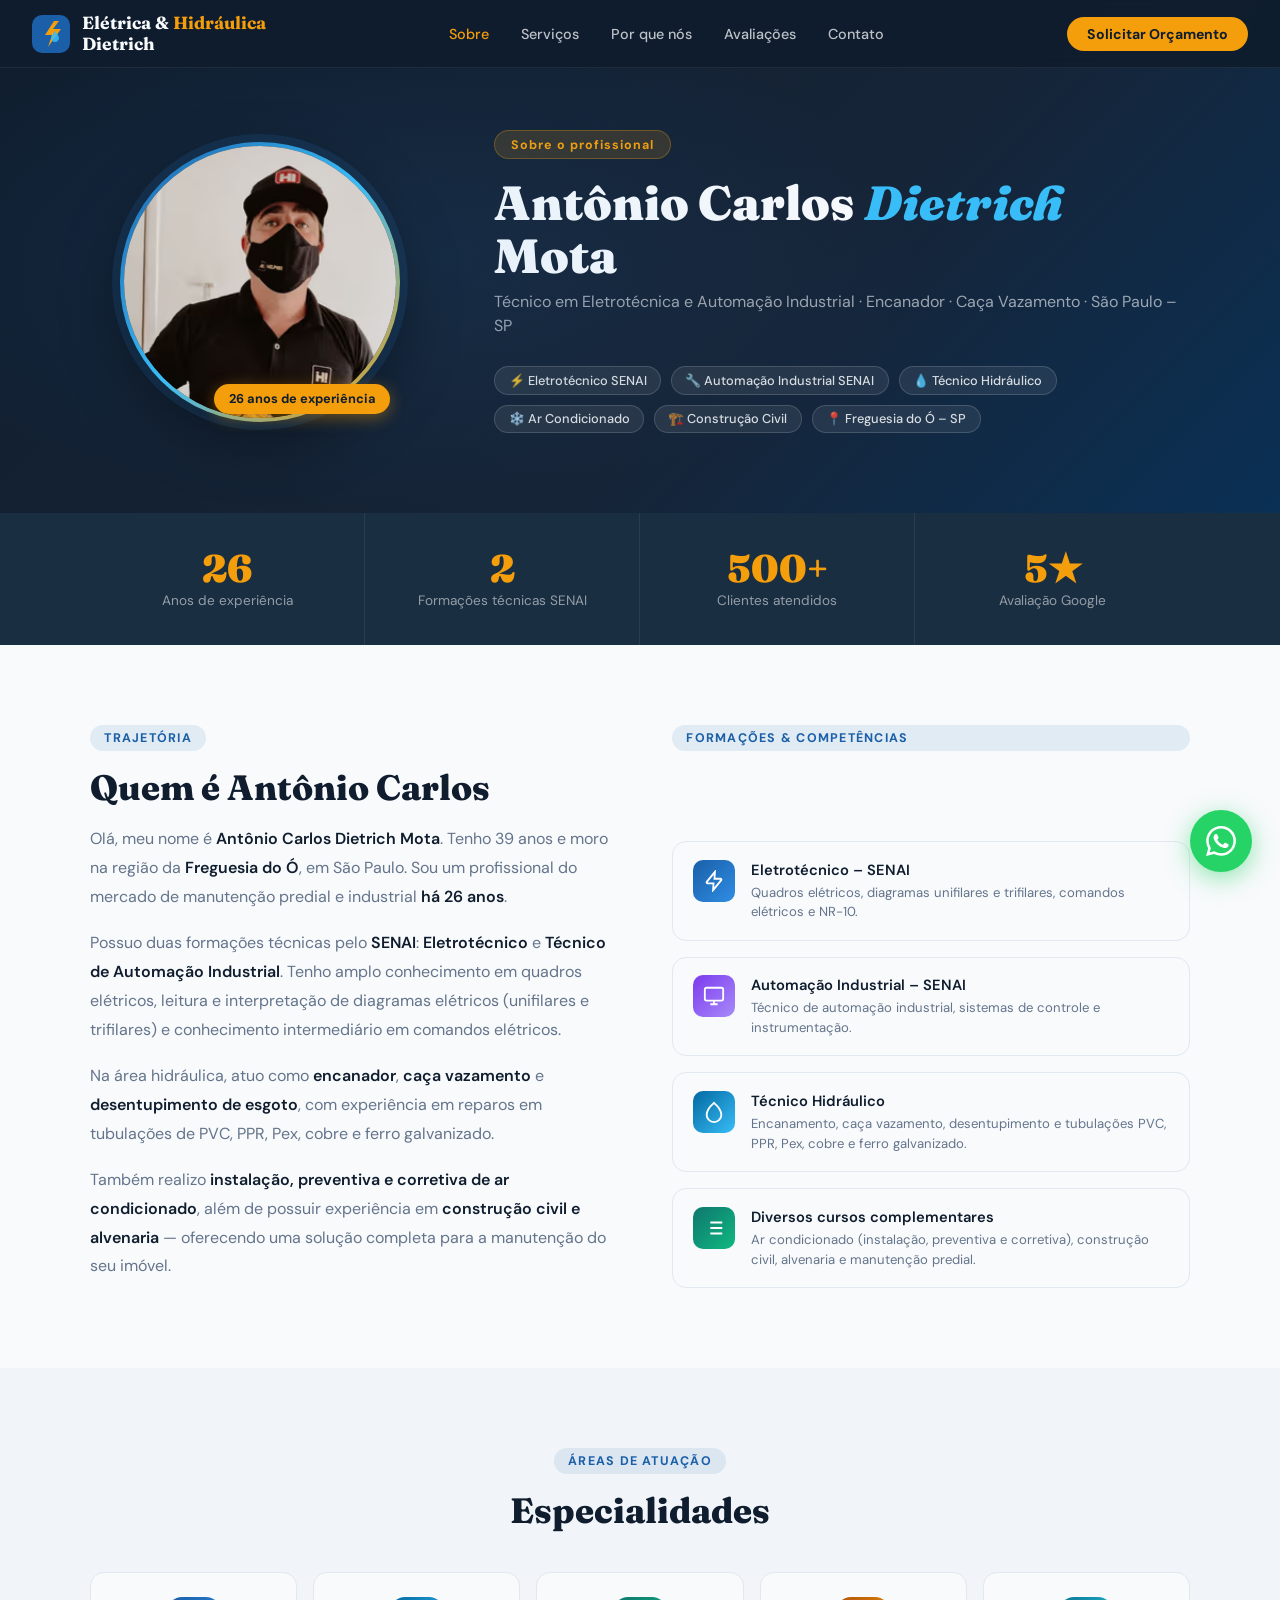
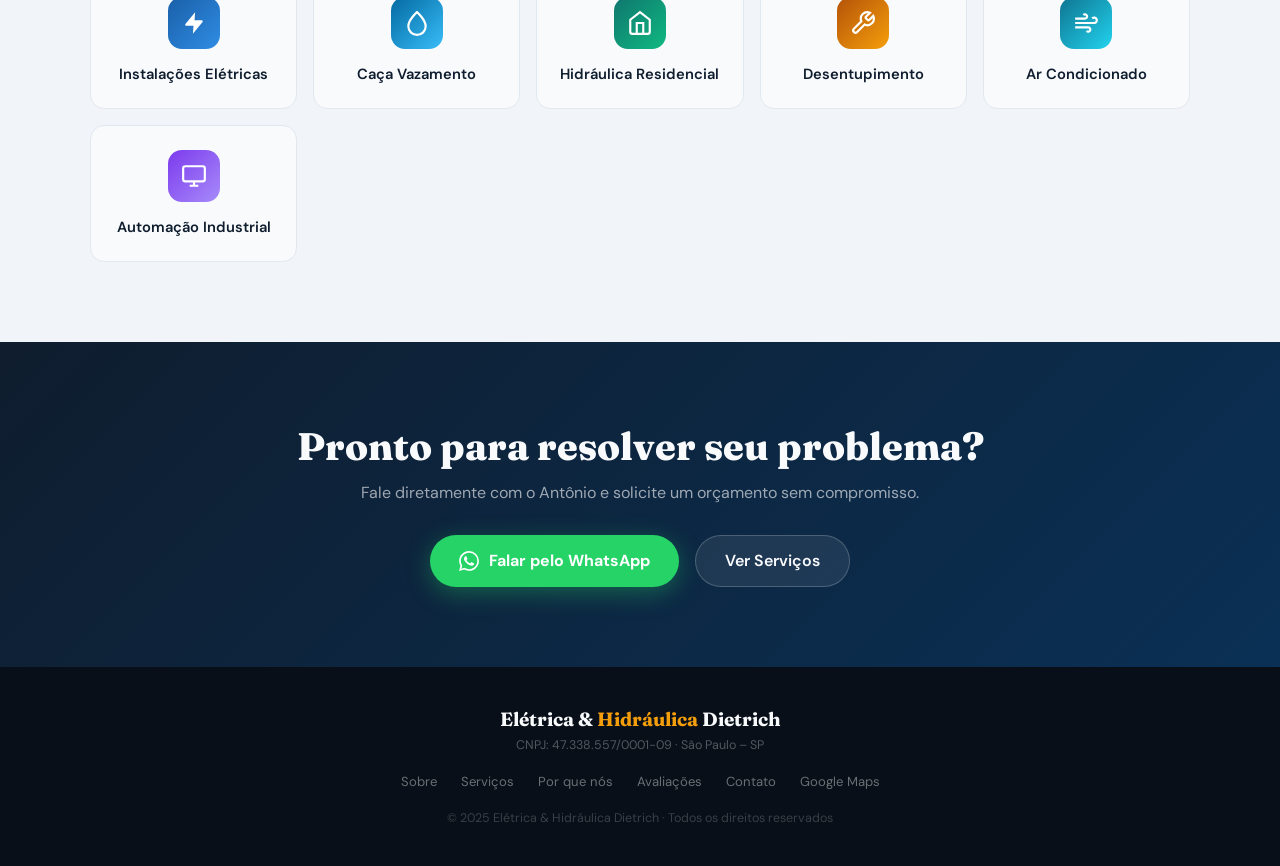
<file: sobre.html>
<!DOCTYPE html>
<html lang="pt-BR">

<head>
  <meta charset="UTF-8" />
  <meta name="viewport" content="width=device-width, initial-scale=1.0" />
  <title>Sobre – Antônio Carlos Dietrich | Elétrica & Hidráulica Dietrich</title>
  <meta name="description"
    content="Conheça Antônio Carlos Dietrich Mota, técnico com 26 anos de experiência em manutenção predial, elétrica e hidráulica em São Paulo." />
  <link rel="preconnect" href="https://fonts.googleapis.com" />
  <link rel="preconnect" href="https://fonts.gstatic.com" crossorigin />
  <link
    href="https://fonts.googleapis.com/css2?family=Fraunces:ital,wght@0,300;0,500;0,700;0,900;1,300&family=DM+Sans:wght@300;400;500;600&display=swap"
    rel="stylesheet" />
  <script type="text/javascript">
    (function (c, l, a, r, i, t, y) {
      c[a] = c[a] || function () { (c[a].q = c[a].q || []).push(arguments) };
      t = l.createElement(r); t.async = 1; t.src = "https://www.clarity.ms/tag/" + i;
      y = l.getElementsByTagName(r)[0]; y.parentNode.insertBefore(t, y);
    })(window, document, "clarity", "script", "wblob21l9g");
  </script>
  <style>
    *,
    *::before,
    *::after {
      box-sizing: border-box;
      margin: 0;
      padding: 0;
    }

    :root {
      --navy: #0f1d2e;
      --navy2: #162437;
      --blue: #1a5fa8;
      --sky: #2f8de4;
      --accent: #f59e0b;
      --water: #38bdf8;
      --white: #f8fafc;
      --gray: #64748b;
      --light: #e2e8f0;
      --card: #1a2e42;
      --radius: 16px;
    }

    html {
      scroll-behavior: smooth;
    }

    body {
      font-family: 'DM Sans', sans-serif;
      background: var(--white);
      color: var(--navy);
      overflow-x: hidden;
    }

    /* ── NAV ── */
    nav {
      position: fixed;
      top: 0;
      left: 0;
      right: 0;
      z-index: 100;
      background: rgba(15, 29, 46, 0.95);
      backdrop-filter: blur(12px);
      padding: 0 2rem;
      height: 68px;
      display: flex;
      align-items: center;
      justify-content: space-between;
      border-bottom: 1px solid rgba(255, 255, 255, 0.07);
    }

    .nav-logo {
      display: flex;
      align-items: center;
      gap: 12px;
      text-decoration: none;
    }

    .nav-logo-text {
      font-family: 'Fraunces', serif;
      font-size: 1.1rem;
      font-weight: 700;
      color: var(--white);
      line-height: 1.15;
    }

    .nav-logo-text span {
      color: var(--accent);
    }

    .nav-links {
      display: flex;
      gap: 2rem;
      list-style: none;
    }

    .nav-links a {
      color: rgba(248, 250, 252, 0.75);
      text-decoration: none;
      font-size: .9rem;
      font-weight: 500;
      transition: color .2s;
    }

    .nav-links a:hover,
    .nav-links a.active {
      color: var(--accent);
    }

    .nav-cta {
      background: var(--accent);
      color: var(--navy);
      padding: .5rem 1.25rem;
      border-radius: 50px;
      font-weight: 700;
      font-size: .88rem;
      text-decoration: none;
      transition: opacity .2s;
      white-space: nowrap;
    }

    .nav-cta:hover {
      opacity: .85;
    }

    .hamburger {
      display: none;
      flex-direction: column;
      gap: 5px;
      cursor: pointer;
    }

    .hamburger span {
      width: 24px;
      height: 2px;
      background: var(--white);
      border-radius: 2px;
      display: block;
    }

    /* ── HERO SOBRE ── */
    .sobre-hero {
      background: linear-gradient(135deg, var(--navy) 0%, var(--navy2) 60%, #0a3055 100%);
      padding: 130px 2rem 80px;
      position: relative;
      overflow: hidden;
    }

    .sobre-hero::before {
      content: '';
      position: absolute;
      inset: 0;
      background: radial-gradient(ellipse 60% 70% at 30% 50%, rgba(47, 141, 228, 0.1) 0%, transparent 70%);
      pointer-events: none;
    }

    .sobre-hero-inner {
      max-width: 1100px;
      margin: 0 auto;
      display: grid;
      grid-template-columns: 340px 1fr;
      gap: 4rem;
      align-items: center;
    }

    /* Photo */
    .photo-wrap {
      position: relative;
      display: flex;
      justify-content: center;
    }

    .photo-ring {
      width: 280px;
      height: 280px;
      border-radius: 50%;
      background: linear-gradient(135deg, var(--blue), var(--water), var(--accent));
      padding: 4px;
      box-shadow: 0 0 0 8px rgba(47, 141, 228, 0.12), 0 20px 60px rgba(0, 0, 0, 0.4);
    }

    .photo-inner {
      width: 100%;
      height: 100%;
      border-radius: 50%;
      overflow: hidden;
      background: var(--card);
      display: flex;
      align-items: center;
      justify-content: center;
    }

    .photo-inner img {
      width: 100%;
      height: 100%;
      object-fit: cover;
      object-position: center top;
    }

    .photo-badge {
      position: absolute;
      bottom: 8px;
      right: 40px;
      background: var(--accent);
      color: var(--navy);
      font-weight: 700;
      font-size: .8rem;
      padding: .4rem .9rem;
      border-radius: 50px;
      box-shadow: 0 4px 16px rgba(245, 158, 11, 0.4);
      white-space: nowrap;
    }

    /* Hero text */
    .sobre-hero-text {
      color: var(--white);
    }

    .sobre-tag {
      display: inline-block;
      background: rgba(245, 158, 11, 0.15);
      border: 1px solid rgba(245, 158, 11, 0.3);
      color: var(--accent);
      padding: .35rem 1rem;
      border-radius: 50px;
      font-size: .78rem;
      font-weight: 700;
      letter-spacing: .08em;
      margin-bottom: 1.1rem;
    }

    .sobre-hero-text h1 {
      font-family: 'Fraunces', serif;
      font-size: clamp(2rem, 4vw, 3rem);
      font-weight: 900;
      line-height: 1.1;
      margin-bottom: .5rem;
    }

    .sobre-hero-text h1 em {
      font-style: italic;
      color: var(--water);
    }

    .sobre-subtitle {
      font-size: 1rem;
      color: rgba(248, 250, 252, 0.6);
      margin-bottom: 1.75rem;
      line-height: 1.5;
    }

    .hero-chips {
      display: flex;
      flex-wrap: wrap;
      gap: .6rem;
    }

    .chip {
      background: rgba(255, 255, 255, 0.08);
      border: 1px solid rgba(255, 255, 255, 0.15);
      color: rgba(248, 250, 252, 0.85);
      padding: .3rem .85rem;
      border-radius: 50px;
      font-size: .8rem;
      font-weight: 500;
    }

    /* ── BIO SECTION ── */
    .bio-section {
      padding: 80px 2rem;
      background: var(--white);
    }

    .bio-inner {
      max-width: 1100px;
      margin: 0 auto;
      display: grid;
      grid-template-columns: 1fr 1fr;
      gap: 4rem;
      align-items: start;
    }

    .section-tag {
      display: inline-block;
      background: rgba(26, 95, 168, 0.1);
      color: var(--blue);
      font-size: .78rem;
      font-weight: 700;
      letter-spacing: .1em;
      text-transform: uppercase;
      padding: .3rem .9rem;
      border-radius: 50px;
      margin-bottom: 1rem;
    }

    .section-title {
      font-family: 'Fraunces', serif;
      font-size: clamp(1.6rem, 3vw, 2.2rem);
      font-weight: 800;
      line-height: 1.2;
      color: var(--navy);
      margin-bottom: 1rem;
    }

    .bio-text p {
      font-size: 1rem;
      color: var(--gray);
      line-height: 1.8;
      margin-bottom: 1.1rem;
    }

    .bio-text p:last-child {
      margin-bottom: 0;
    }

    .bio-text strong {
      color: var(--navy);
      font-weight: 600;
    }

    /* Credentials */
    .credentials {
      display: flex;
      flex-direction: column;
      gap: 1rem;
    }

    .cred-item {
      display: flex;
      gap: 1rem;
      align-items: flex-start;
      background: #f8fafc;
      border: 1px solid var(--light);
      border-radius: 14px;
      padding: 1.1rem 1.25rem;
      transition: border-color .2s, box-shadow .2s;
    }

    .cred-item:hover {
      border-color: rgba(26, 95, 168, 0.3);
      box-shadow: 0 4px 20px rgba(26, 95, 168, 0.07);
    }

    .cred-icon {
      width: 42px;
      height: 42px;
      border-radius: 10px;
      flex-shrink: 0;
      display: flex;
      align-items: center;
      justify-content: center;
    }

    .cred-title {
      font-weight: 600;
      font-size: .92rem;
      color: var(--navy);
      margin-bottom: .2rem;
    }

    .cred-desc {
      font-size: .82rem;
      color: var(--gray);
      line-height: 1.5;
    }

    /* ── EXPERTISE GRID ── */
    .expertise-section {
      padding: 80px 2rem;
      background: #f1f5f9;
    }

    .expertise-inner {
      max-width: 1100px;
      margin: 0 auto;
    }

    .expertise-grid {
      display: grid;
      grid-template-columns: repeat(auto-fit, minmax(200px, 1fr));
      gap: 1rem;
      margin-top: 2.5rem;
    }

    .exp-card {
      background: var(--white);
      border: 1px solid var(--light);
      border-radius: 14px;
      padding: 1.5rem 1.25rem;
      text-align: center;
      transition: transform .2s, box-shadow .2s;
    }

    .exp-card:hover {
      transform: translateY(-3px);
      box-shadow: 0 8px 28px rgba(15, 29, 46, 0.09);
    }

    .exp-icon {
      width: 52px;
      height: 52px;
      border-radius: 14px;
      margin: 0 auto 1rem;
      display: flex;
      align-items: center;
      justify-content: center;
    }

    .exp-card h4 {
      font-weight: 600;
      font-size: .92rem;
      color: var(--navy);
      line-height: 1.3;
    }

    /* ── STATS ── */
    .stats-section {
      background: var(--card);
      padding: 0;
    }

    .stats-inner {
      max-width: 1100px;
      margin: 0 auto;
      display: grid;
      grid-template-columns: repeat(4, 1fr);
    }

    .stat-item {
      text-align: center;
      padding: 2.25rem 1rem;
      border-right: 1px solid rgba(255, 255, 255, 0.07);
    }

    .stat-item:last-child {
      border-right: none;
    }

    .stat-num {
      font-family: 'Fraunces', serif;
      font-size: 2.4rem;
      font-weight: 900;
      color: var(--accent);
      line-height: 1;
    }

    .stat-label {
      font-size: .85rem;
      color: rgba(248, 250, 252, 0.55);
      margin-top: .3rem;
    }

    /* ── CTA ── */
    .cta-section {
      padding: 80px 2rem;
      background: linear-gradient(135deg, var(--navy), #0a3055);
      text-align: center;
    }

    .cta-section h2 {
      font-family: 'Fraunces', serif;
      font-size: clamp(1.8rem, 3vw, 2.4rem);
      color: var(--white);
      font-weight: 800;
      margin-bottom: .75rem;
    }

    .cta-section p {
      color: rgba(255, 255, 255, 0.6);
      margin-bottom: 2rem;
      font-size: 1rem;
    }

    .cta-btns {
      display: flex;
      gap: 1rem;
      justify-content: center;
      flex-wrap: wrap;
    }

    .btn-wa {
      display: inline-flex;
      align-items: center;
      gap: 10px;
      background: #25d366;
      color: white;
      padding: .9rem 1.8rem;
      border-radius: 50px;
      font-weight: 700;
      font-size: 1rem;
      text-decoration: none;
      box-shadow: 0 6px 24px rgba(37, 211, 102, 0.35);
      transition: transform .2s, box-shadow .2s;
    }

    .btn-wa:hover {
      transform: translateY(-2px);
      box-shadow: 0 10px 32px rgba(37, 211, 102, 0.45);
    }

    .btn-outline {
      display: inline-flex;
      align-items: center;
      gap: 10px;
      background: rgba(255, 255, 255, 0.08);
      border: 1px solid rgba(255, 255, 255, 0.2);
      color: var(--white);
      padding: .9rem 1.8rem;
      border-radius: 50px;
      font-weight: 600;
      font-size: 1rem;
      text-decoration: none;
      transition: background .2s;
    }

    .btn-outline:hover {
      background: rgba(255, 255, 255, 0.14);
    }

    /* ── FOOTER ── */
    footer {
      background: #080f18;
      padding: 2.5rem 2rem;
      text-align: center;
    }

    .footer-logo {
      font-family: 'Fraunces', serif;
      font-size: 1.2rem;
      font-weight: 700;
      color: var(--white);
      margin-bottom: .4rem;
    }

    .footer-logo span {
      color: var(--accent);
    }

    .footer-cnpj {
      font-size: .78rem;
      color: rgba(255, 255, 255, 0.3);
      margin-bottom: 1.25rem;
    }

    .footer-links {
      display: flex;
      gap: 1.5rem;
      justify-content: center;
      flex-wrap: wrap;
      margin-bottom: 1.25rem;
    }

    .footer-links a {
      color: rgba(255, 255, 255, 0.4);
      font-size: .82rem;
      text-decoration: none;
      transition: color .2s;
    }

    .footer-links a:hover {
      color: var(--accent);
    }

    .footer-copy {
      font-size: .78rem;
      color: rgba(255, 255, 255, 0.2);
    }

    /* ── FLOAT WA ── */
    .float-wa {
      position: fixed;
      bottom: 28px;
      right: 28px;
      z-index: 200;
      width: 62px;
      height: 62px;
      border-radius: 50%;
      background: #25d366;
      display: flex;
      align-items: center;
      justify-content: center;
      box-shadow: 0 6px 24px rgba(37, 211, 102, 0.5);
      text-decoration: none;
      animation: pulse-wa 2.5s infinite;
      transition: transform .2s;
    }

    .float-wa:hover {
      transform: scale(1.1);
      animation: none;
    }

    @keyframes pulse-wa {

      0%,
      100% {
        box-shadow: 0 6px 24px rgba(37, 211, 102, 0.5);
      }

      50% {
        box-shadow: 0 6px 36px rgba(37, 211, 102, 0.8), 0 0 0 12px rgba(37, 211, 102, 0.12);
      }
    }

    /* ── REVEAL ── */
    .reveal {
      opacity: 0;
      transform: translateY(24px);
      transition: opacity .6s ease, transform .6s ease;
    }

    .reveal.visible {
      opacity: 1;
      transform: none;
    }

    /* ── RESPONSIVE ── */
    @media (max-width: 900px) {

      .nav-links,
      .nav-cta {
        display: none;
      }

      .hamburger {
        display: flex;
      }

      .sobre-hero-inner {
        grid-template-columns: 1fr;
        text-align: center;
        gap: 2.5rem;
      }

      .hero-chips {
        justify-content: center;
      }

      .photo-wrap {
        justify-content: center;
      }

      .photo-badge {
        right: auto;
        left: 50%;
        transform: translateX(-50%);
      }

      .bio-inner {
        grid-template-columns: 1fr;
      }

      .stats-inner {
        grid-template-columns: repeat(2, 1fr);
      }

      .stat-item:nth-child(2) {
        border-right: none;
      }

      .stat-item {
        border-bottom: 1px solid rgba(255, 255, 255, 0.07);
      }

      .stat-item:nth-last-child(-n+2) {
        border-bottom: none;
      }
    }

    @media (max-width: 500px) {
      .sobre-hero {
        padding: 100px 1.25rem 60px;
      }

      .bio-section,
      .expertise-section {
        padding: 60px 1.25rem;
      }

      .photo-ring {
        width: 220px;
        height: 220px;
      }
    }
  </style>
</head>

<body>

  <!-- ═══ NAV ═══ -->
  <nav>
    <a class="nav-logo" href="index.html">
      <svg width="38" height="38" viewBox="0 0 38 38" fill="none">
        <rect width="38" height="38" rx="10" fill="#1a5fa8" />
        <path d="M22 6L13 20h7l-4 12 13-18h-8l6-8z" fill="#f59e0b" />
        <path d="M27 23c0 2.2-1.8 4-4 4s-4-1.8-4-4c0-2.2 4-7 4-7s4 4.8 4 7z" fill="#38bdf8" opacity=".85" />
      </svg>
      <span class="nav-logo-text">Elétrica &amp; <span>Hidráulica</span><br>Dietrich</span>
    </a>
    <ul class="nav-links">
      <li><a href="sobre.html" class="active">Sobre</a></li>
      <li><a href="index.html#servicos">Serviços</a></li>
      <li><a href="index.html#por-que">Por que nós</a></li>
      <li><a href="index.html#avaliacoes">Avaliações</a></li>
      <li><a href="index.html#contato">Contato</a></li>
    </ul>
    <a class="nav-cta" href="https://wa.me/5511981640116?text=Olá! Gostaria de solicitar um orçamento."
      target="_blank">Solicitar Orçamento</a>
    <div class="hamburger" id="hamburger">
      <span></span><span></span><span></span>
    </div>
  </nav>

  <!-- ═══ HERO SOBRE ═══ -->
  <section class="sobre-hero">
    <div class="sobre-hero-inner">
      <div class="photo-wrap reveal">
        <div class="photo-ring">
          <div class="photo-inner">
            <img
              src="[data-uri]"
              alt="Antônio Carlos Dietrich Mota" />
          </div>
        </div>
        <div class="photo-badge">26 anos de experiência</div>
      </div>
      <div class="sobre-hero-text reveal">
        <div class="sobre-tag">Sobre o profissional</div>
        <h1>Antônio Carlos <em>Dietrich</em> Mota</h1>
        <p class="sobre-subtitle">Técnico em Eletrotécnica e Automação Industrial · Encanador · Caça Vazamento · São
          Paulo – SP</p>
        <div class="hero-chips">
          <span class="chip">⚡ Eletrotécnico SENAI</span>
          <span class="chip">🔧 Automação Industrial SENAI</span>
          <span class="chip">💧 Técnico Hidráulico</span>
          <span class="chip">❄️ Ar Condicionado</span>
          <span class="chip">🏗️ Construção Civil</span>
          <span class="chip">📍 Freguesia do Ó – SP</span>
        </div>
      </div>
    </div>
  </section>

  <!-- ═══ STATS ═══ -->
  <div class="stats-section">
    <div class="stats-inner">
      <div class="stat-item">
        <div class="stat-num">26</div>
        <div class="stat-label">Anos de experiência</div>
      </div>
      <div class="stat-item">
        <div class="stat-num">2</div>
        <div class="stat-label">Formações técnicas SENAI</div>
      </div>
      <div class="stat-item">
        <div class="stat-num">500+</div>
        <div class="stat-label">Clientes atendidos</div>
      </div>
      <div class="stat-item">
        <div class="stat-num">5★</div>
        <div class="stat-label">Avaliação Google</div>
      </div>
    </div>
  </div>

  <!-- ═══ BIO + CREDENCIAIS ═══ -->
  <section class="bio-section">
    <div class="bio-inner">
      <div class="bio-text reveal">
        <span class="section-tag">Trajetória</span>
        <h2 class="section-title">Quem é Antônio Carlos</h2>
        <p>Olá, meu nome é <strong>Antônio Carlos Dietrich Mota</strong>. Tenho 39 anos e moro na região da
          <strong>Freguesia do Ó</strong>, em São Paulo. Sou um profissional do mercado de manutenção predial e
          industrial <strong>há 26 anos</strong>.</p>
        <p>Possuo duas formações técnicas pelo <strong>SENAI</strong>: <strong>Eletrotécnico</strong> e <strong>Técnico
            de Automação Industrial</strong>. Tenho amplo conhecimento em quadros elétricos, leitura e interpretação de
          diagramas elétricos (unifilares e trifilares) e conhecimento intermediário em comandos elétricos.</p>
        <p>Na área hidráulica, atuo como <strong>encanador</strong>, <strong>caça vazamento</strong> e
          <strong>desentupimento de esgoto</strong>, com experiência em reparos em tubulações de PVC, PPR, Pex, cobre e
          ferro galvanizado.</p>
        <p>Também realizo <strong>instalação, preventiva e corretiva de ar condicionado</strong>, além de possuir
          experiência em <strong>construção civil e alvenaria</strong> — oferecendo uma solução completa para a
          manutenção do seu imóvel.</p>
      </div>
      <div class="credentials reveal">
        <span class="section-tag">Formações &amp; Competências</span>
        <br /><br />
        <div class="cred-item">
          <div class="cred-icon" style="background:linear-gradient(135deg,#1a5fa8,#2f8de4)">
            <svg width="22" height="22" viewBox="0 0 24 24" fill="none" stroke="white" stroke-width="2">
              <path d="M13 2L4.09 12.96A1 1 0 005 14.5h6.5L11 22l8.91-10.96A1 1 0 0019 9.5H12.5L13 2z" />
            </svg>
          </div>
          <div>
            <div class="cred-title">Eletrotécnico – SENAI</div>
            <div class="cred-desc">Quadros elétricos, diagramas unifilares e trifilares, comandos elétricos e NR-10.
            </div>
          </div>
        </div>
        <div class="cred-item">
          <div class="cred-icon" style="background:linear-gradient(135deg,#7c3aed,#a78bfa)">
            <svg width="22" height="22" viewBox="0 0 24 24" fill="none" stroke="white" stroke-width="2">
              <rect x="2" y="3" width="20" height="14" rx="2" />
              <path d="M8 21h8M12 17v4" />
            </svg>
          </div>
          <div>
            <div class="cred-title">Automação Industrial – SENAI</div>
            <div class="cred-desc">Técnico de automação industrial, sistemas de controle e instrumentação.</div>
          </div>
        </div>
        <div class="cred-item">
          <div class="cred-icon" style="background:linear-gradient(135deg,#0369a1,#38bdf8)">
            <svg width="22" height="22" viewBox="0 0 24 24" fill="none" stroke="white" stroke-width="2">
              <path d="M12 2c0 0-8 7-8 13a8 8 0 0016 0c0-6-8-13-8-13z" />
            </svg>
          </div>
          <div>
            <div class="cred-title">Técnico Hidráulico</div>
            <div class="cred-desc">Encanamento, caça vazamento, desentupimento e tubulações PVC, PPR, Pex, cobre e ferro
              galvanizado.</div>
          </div>
        </div>
        <div class="cred-item">
          <div class="cred-icon" style="background:linear-gradient(135deg,#0f766e,#10b981)">
            <svg width="22" height="22" viewBox="0 0 24 24" fill="none" stroke="white" stroke-width="2">
              <path d="M8 6h13M8 12h13M8 18h13M3 6h.01M3 12h.01M3 18h.01" />
            </svg>
          </div>
          <div>
            <div class="cred-title">Diversos cursos complementares</div>
            <div class="cred-desc">Ar condicionado (instalação, preventiva e corretiva), construção civil, alvenaria e
              manutenção predial.</div>
          </div>
        </div>
      </div>
    </div>
  </section>

  <!-- ═══ EXPERTISE ═══ -->
  <section class="expertise-section">
    <div class="expertise-inner">
      <div style="text-align:center;">
        <span class="section-tag">Áreas de atuação</span>
        <h2 class="section-title">Especialidades</h2>
      </div>
      <div class="expertise-grid">
        <div class="exp-card reveal">
          <div class="exp-icon" style="background:linear-gradient(135deg,#1a5fa8,#2f8de4)">
            <svg width="26" height="26" viewBox="0 0 24 24" fill="white">
              <path d="M13 2L4.09 12.96A1 1 0 005 14.5h6.5L11 22l8.91-10.96A1 1 0 0019 9.5H12.5L13 2z" />
            </svg>
          </div>
          <h4>Instalações Elétricas</h4>
        </div>
        <div class="exp-card reveal">
          <div class="exp-icon" style="background:linear-gradient(135deg,#0369a1,#38bdf8)">
            <svg width="26" height="26" viewBox="0 0 24 24" fill="none" stroke="white" stroke-width="2">
              <path d="M12 2c0 0-8 7-8 13a8 8 0 0016 0c0-6-8-13-8-13z" />
            </svg>
          </div>
          <h4>Caça Vazamento</h4>
        </div>
        <div class="exp-card reveal">
          <div class="exp-icon" style="background:linear-gradient(135deg,#0f766e,#10b981)">
            <svg width="26" height="26" viewBox="0 0 24 24" fill="none" stroke="white" stroke-width="2">
              <path d="M3 9l9-7 9 7v11a2 2 0 01-2 2H5a2 2 0 01-2-2z" />
              <polyline points="9 22 9 12 15 12 15 22" />
            </svg>
          </div>
          <h4>Hidráulica Residencial</h4>
        </div>
        <div class="exp-card reveal">
          <div class="exp-icon" style="background:linear-gradient(135deg,#b45309,#f59e0b)">
            <svg width="26" height="26" viewBox="0 0 24 24" fill="none" stroke="white" stroke-width="2">
              <path
                d="M14.7 6.3a1 1 0 000 1.4l1.6 1.6a1 1 0 001.4 0l3.77-3.77a6 6 0 01-7.94 7.94l-6.91 6.91a2.12 2.12 0 01-3-3l6.91-6.91a6 6 0 017.94-7.94l-3.76 3.76z" />
            </svg>
          </div>
          <h4>Desentupimento</h4>
        </div>
        <div class="exp-card reveal">
          <div class="exp-icon" style="background:linear-gradient(135deg,#0e7490,#22d3ee)">
            <svg width="26" height="26" viewBox="0 0 24 24" fill="none" stroke="white" stroke-width="2">
              <path d="M9.59 4.59A2 2 0 1111 8H2m10.59 11.41A2 2 0 1014 16H2m15.73-8.27A2.5 2.5 0 1119.5 12H2" />
            </svg>
          </div>
          <h4>Ar Condicionado</h4>
        </div>
        <div class="exp-card reveal">
          <div class="exp-icon" style="background:linear-gradient(135deg,#7c3aed,#a78bfa)">
            <svg width="26" height="26" viewBox="0 0 24 24" fill="none" stroke="white" stroke-width="2">
              <rect x="2" y="3" width="20" height="14" rx="2" />
              <path d="M8 21h8M12 17v4" />
            </svg>
          </div>
          <h4>Automação Industrial</h4>
        </div>
        <div class="exp-card reveal">
          <div class="exp-icon" style="background:linear-gradient(135deg,#065f46,#10b981)">
            <svg width="26" height="26" viewBox="0 0 24 24" fill="none" stroke="white" stroke-width="2">
              <path
                d="M21 16V8a2 2 0 00-1-1.73l-7-4a2 2 0 00-2 0l-7 4A2 2 0 003 8v8a2 2 0 001 1.73l7 4a2 2 0 002 0l7-4A2 2 0 0021 16z" />
            </svg>
          </div>
          <h4>Construção Civil</h4>
        </div>
        <div class="exp-card reveal">
          <div class="exp-icon" style="background:linear-gradient(135deg,#9f1239,#f43f5e)">
            <svg width="26" height="26" viewBox="0 0 24 24" fill="none" stroke="white" stroke-width="2">
              <path d="M12 22s8-4 8-10V5l-8-3-8 3v7c0 6 8 10 8 10z" />
            </svg>
          </div>
          <h4>Manutenção Predial</h4>
        </div>
      </div>
    </div>
  </section>

  <!-- ═══ CTA ═══ -->
  <section class="cta-section">
    <h2>Pronto para resolver seu problema?</h2>
    <p>Fale diretamente com o Antônio e solicite um orçamento sem compromisso.</p>
    <div class="cta-btns">
      <a class="btn-wa"
        href="https://wa.me/5511981640116?text=Olá Antônio! Vi seu perfil no site e gostaria de um orçamento."
        target="_blank">
        <svg width="20" height="20" viewBox="0 0 24 24" fill="white">
          <path
            d="M17.472 14.382c-.297-.149-1.758-.867-2.03-.967-.273-.099-.471-.148-.67.15-.197.297-.767.966-.94 1.164-.173.199-.347.223-.644.075-.297-.15-1.255-.463-2.39-1.475-.883-.788-1.48-1.761-1.653-2.059-.173-.297-.018-.458.13-.606.134-.133.298-.347.446-.52.149-.174.198-.298.298-.497.099-.198.05-.371-.025-.52-.075-.149-.669-1.612-.916-2.207-.242-.579-.487-.5-.669-.51-.173-.008-.371-.01-.57-.01-.198 0-.52.074-.792.372-.272.297-1.04 1.016-1.04 2.479 0 1.462 1.065 2.875 1.213 3.074.149.198 2.096 3.2 5.077 4.487.709.306 1.262.489 1.694.625.712.227 1.36.195 1.871.118.571-.085 1.758-.719 2.006-1.413.248-.694.248-1.289.173-1.413-.074-.124-.272-.198-.57-.347m-5.421 7.403h-.004a9.87 9.87 0 01-5.031-1.378l-.361-.214-3.741.982.998-3.648-.235-.374a9.86 9.86 0 01-1.51-5.26c.001-5.45 4.436-9.884 9.888-9.884 2.64 0 5.122 1.03 6.988 2.898a9.825 9.825 0 012.893 6.994c-.003 5.45-4.437 9.884-9.885 9.884m8.413-18.297A11.815 11.815 0 0012.05 0C5.495 0 .16 5.335.157 11.892c0 2.096.547 4.142 1.588 5.945L.057 24l6.305-1.654a11.882 11.882 0 005.683 1.448h.005c6.554 0 11.89-5.335 11.893-11.893a11.821 11.821 0 00-3.48-8.413z" />
        </svg>
        Falar pelo WhatsApp
      </a>
      <a class="btn-outline" href="index.html#servicos">Ver Serviços</a>
    </div>
  </section>

  <!-- ═══ FOOTER ═══ -->
  <footer>
    <div class="footer-logo">Elétrica &amp; <span>Hidráulica</span> Dietrich</div>
    <div class="footer-cnpj">CNPJ: 47.338.557/0001-09 · São Paulo – SP</div>
    <div class="footer-links">
      <a href="sobre.html">Sobre</a>
      <a href="index.html#servicos">Serviços</a>
      <a href="index.html#por-que">Por que nós</a>
      <a href="index.html#avaliacoes">Avaliações</a>
      <a href="index.html#contato">Contato</a>
      <a href="https://maps.app.goo.gl/bh8KC7yodrCmTVv69" target="_blank">Google Maps</a>
    </div>
    <div class="footer-copy">© 2025 Elétrica &amp; Hidráulica Dietrich · Todos os direitos reservados</div>
  </footer>

  <!-- ═══ BOTÃO FLUTUANTE WHATSAPP ═══ -->
  <a class="float-wa" href="https://wa.me/5511981640116?text=Olá! Gostaria de solicitar um orçamento." target="_blank"
    aria-label="Falar pelo WhatsApp">
    <svg width="30" height="30" viewBox="0 0 24 24" fill="white">
      <path
        d="M17.472 14.382c-.297-.149-1.758-.867-2.03-.967-.273-.099-.471-.148-.67.15-.197.297-.767.966-.94 1.164-.173.199-.347.223-.644.075-.297-.15-1.255-.463-2.39-1.475-.883-.788-1.48-1.761-1.653-2.059-.173-.297-.018-.458.13-.606.134-.133.298-.347.446-.52.149-.174.198-.298.298-.497.099-.198.05-.371-.025-.52-.075-.149-.669-1.612-.916-2.207-.242-.579-.487-.5-.669-.51-.173-.008-.371-.01-.57-.01-.198 0-.52.074-.792.372-.272.297-1.04 1.016-1.04 2.479 0 1.462 1.065 2.875 1.213 3.074.149.198 2.096 3.2 5.077 4.487.709.306 1.262.489 1.694.625.712.227 1.36.195 1.871.118.571-.085 1.758-.719 2.006-1.413.248-.694.248-1.289.173-1.413-.074-.124-.272-.198-.57-.347m-5.421 7.403h-.004a9.87 9.87 0 01-5.031-1.378l-.361-.214-3.741.982.998-3.648-.235-.374a9.86 9.86 0 01-1.51-5.26c.001-5.45 4.436-9.884 9.888-9.884 2.64 0 5.122 1.03 6.988 2.898a9.825 9.825 0 012.893 6.994c-.003 5.45-4.437 9.884-9.885 9.884m8.413-18.297A11.815 11.815 0 0012.05 0C5.495 0 .16 5.335.157 11.892c0 2.096.547 4.142 1.588 5.945L.057 24l6.305-1.654a11.882 11.882 0 005.683 1.448h.005c6.554 0 11.89-5.335 11.893-11.893a11.821 11.821 0 00-3.48-8.413z" />
    </svg>
  </a>

  <script>
    const observer = new IntersectionObserver((entries) => {
      entries.forEach((e, i) => {
        if (e.isIntersecting) {
          setTimeout(() => e.target.classList.add('visible'), i * 80);
          observer.unobserve(e.target);
        }
      });
    }, { threshold: 0.1 });
    document.querySelectorAll('.reveal').forEach(el => observer.observe(el));

    document.getElementById('hamburger').addEventListener('click', () => {
      const links = document.querySelector('.nav-links');
      if (links.style.display === 'flex') {
        links.style.display = 'none';
      } else {
        links.style.cssText = 'display:flex;flex-direction:column;position:absolute;top:68px;left:0;right:0;background:rgba(15,29,46,0.98);padding:1.5rem 2rem;gap:1.25rem;';
      }
    });
  </script>
</body>

</html>
</file>
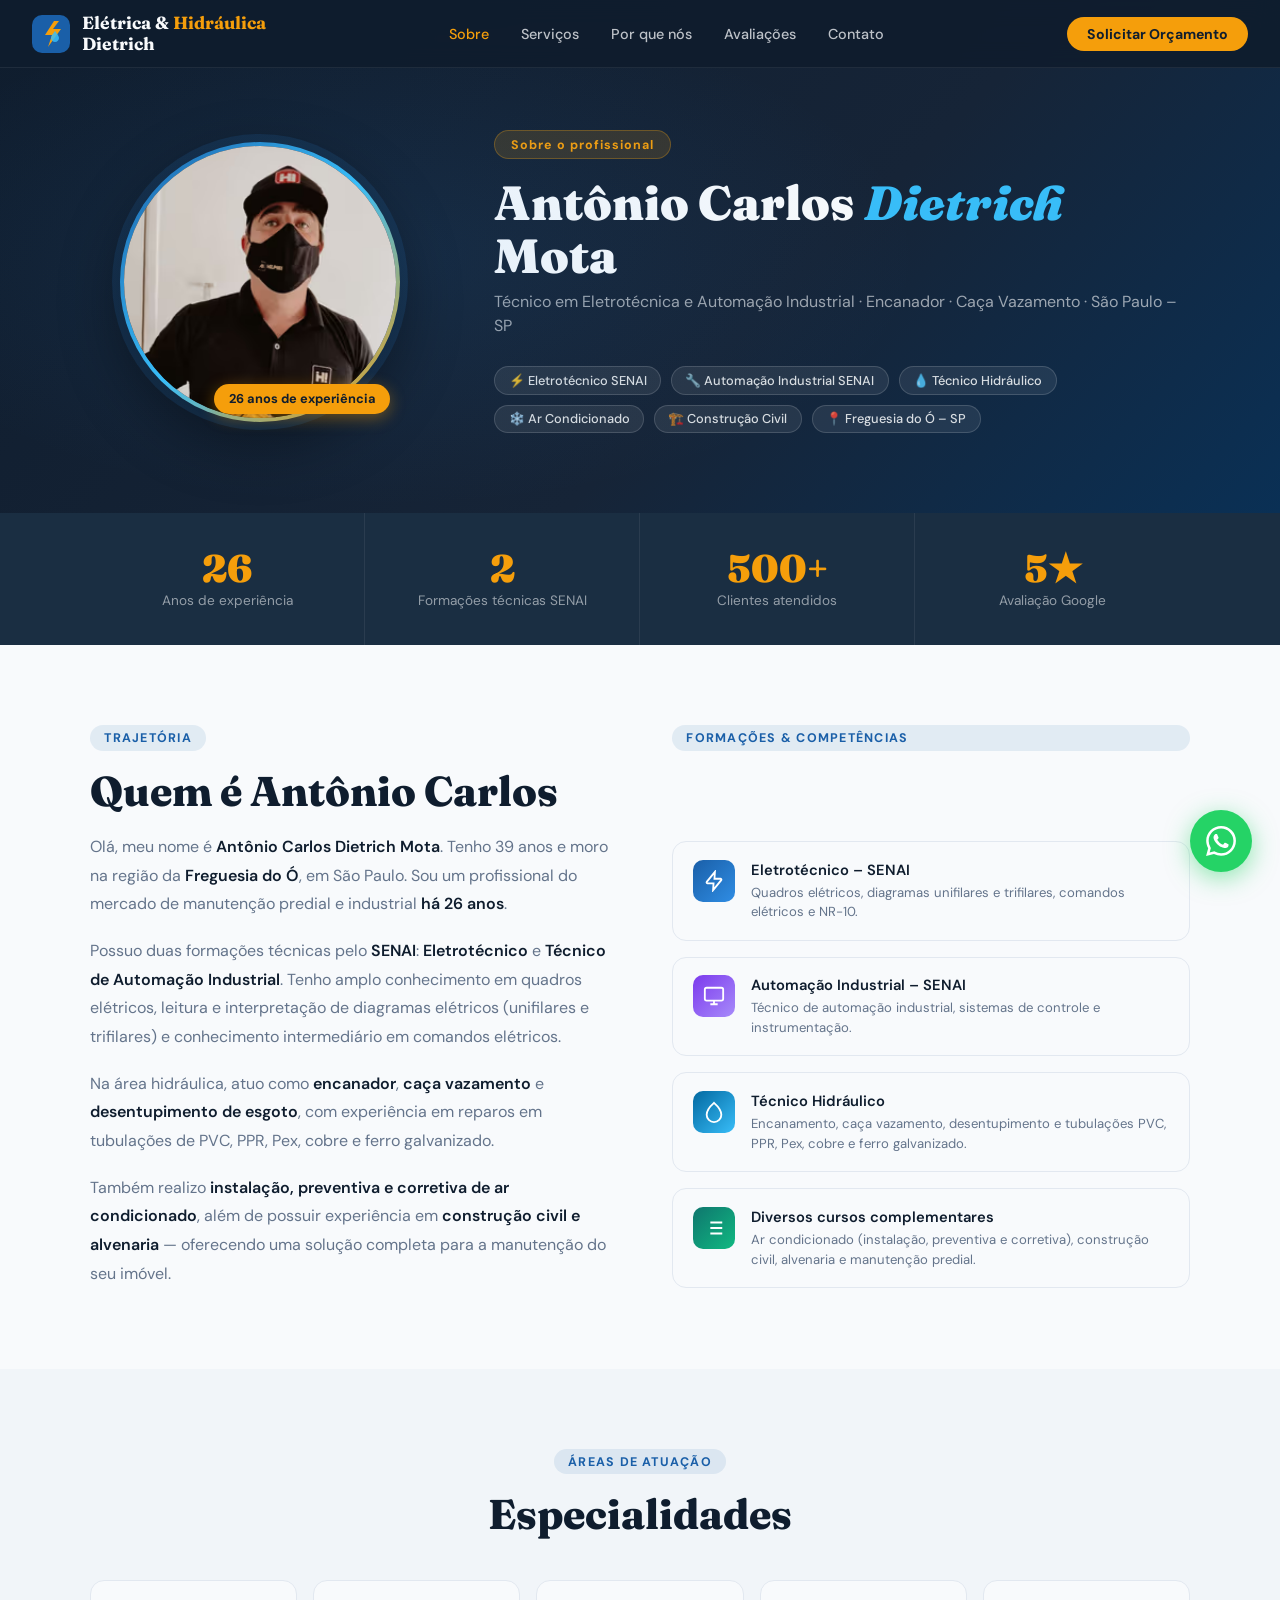
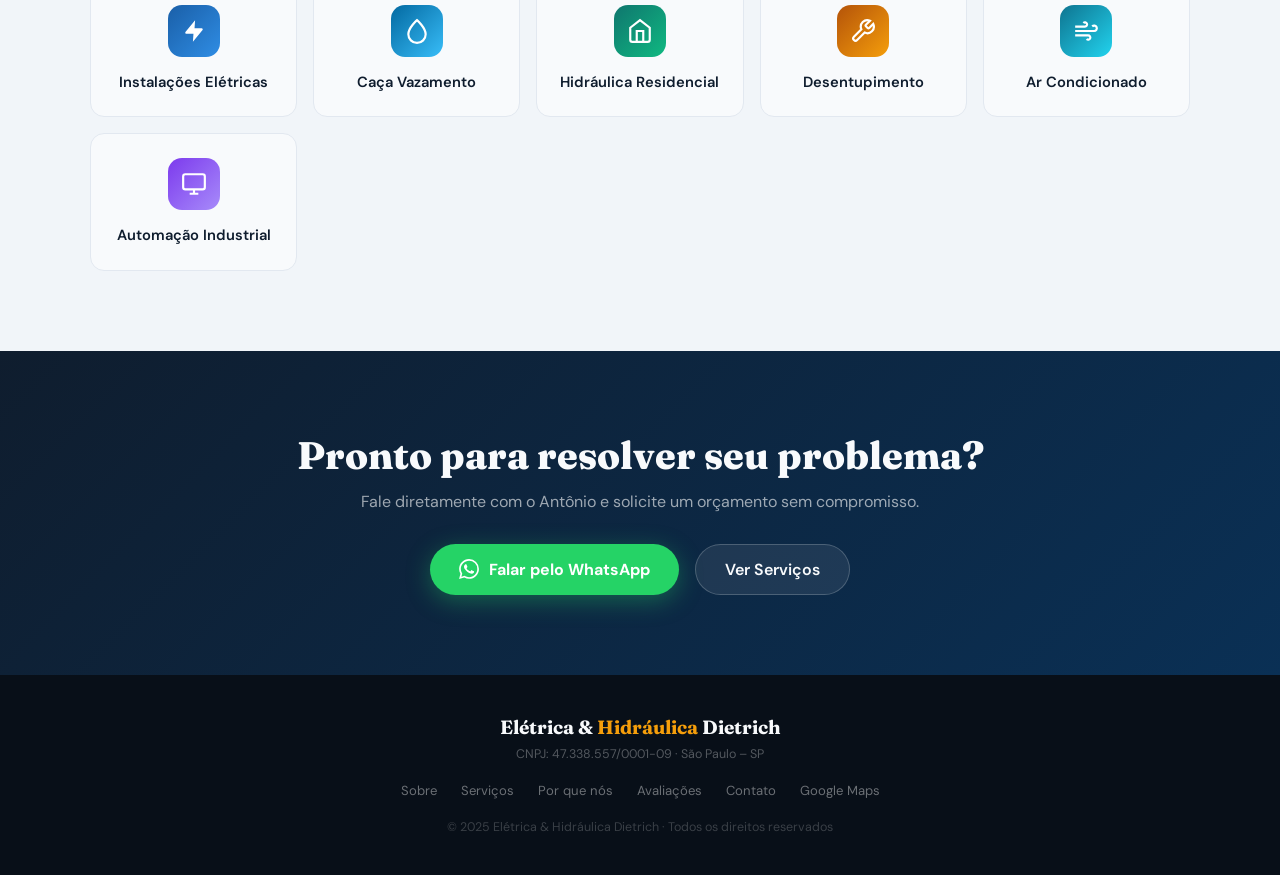
<file: pt-br/sobre.html>
<!DOCTYPE html>
<html lang="pt-BR">

<head>
  <meta charset="UTF-8" />
  <meta name="viewport" content="width=device-width, initial-scale=1.0" />
  <meta http-equiv="X-Content-Type-Options" content="nosniff" />
  <meta name="referrer" content="no-referrer-when-downgrade" />
  <title>Sobre – Antônio Carlos Dietrich | Elétrica & Hidráulica Dietrich</title>
  <meta name="description"
    content="Conheça Antônio Carlos Dietrich Mota, técnico com 26 anos de experiência em manutenção predial, elétrica e hidráulica em São Paulo." />
  <link rel="preconnect" href="https://fonts.googleapis.com" />
  <link rel="preconnect" href="https://fonts.gstatic.com" crossorigin />
  <link
    href="https://fonts.googleapis.com/css2?family=Fraunces:ital,wght@0,300;0,500;0,700;0,900;1,300&family=DM+Sans:wght@300;400;500;600&display=swap"
    rel="stylesheet" />
  <script type="text/javascript">
    (function (c, l, a, r, i, t, y) {
      c[a] = c[a] || function () { (c[a].q = c[a].q || []).push(arguments) };
      t = l.createElement(r); t.async = 1; t.src = "https://www.clarity.ms/tag/" + i;
      y = l.getElementsByTagName(r)[0]; y.parentNode.insertBefore(t, y);
    })(window, document, "clarity", "script", "wblob21l9g");
  </script>
  <link rel="stylesheet" href="../core/css/main.css" />
  <link rel="stylesheet" href="../core/css/sobre.css" />
</head>

<body>

  <!-- ═══ NAV ═══ -->
  <nav>
    <a class="nav-logo" href="index.html">
      <svg width="38" height="38" viewBox="0 0 38 38" fill="none">
        <rect width="38" height="38" rx="10" fill="#1a5fa8" />
        <path d="M22 6L13 20h7l-4 12 13-18h-8l6-8z" fill="#f59e0b" />
        <path d="M27 23c0 2.2-1.8 4-4 4s-4-1.8-4-4c0-2.2 4-7 4-7s4 4.8 4 7z" fill="#38bdf8" opacity=".85" />
      </svg>
      <span class="nav-logo-text">Elétrica &amp; <span>Hidráulica</span><br>Dietrich</span>
    </a>
    <ul class="nav-links">
      <li><a href="sobre.html" class="active">Sobre</a></li>
      <li><a href="index.html#servicos">Serviços</a></li>
      <li><a href="index.html#por-que">Por que nós</a></li>
      <li><a href="index.html#avaliacoes">Avaliações</a></li>
      <li><a href="index.html#contato">Contato</a></li>
    </ul>
    <a class="nav-cta" href="https://wa.me/5511986834853?text=Olá! Gostaria de solicitar um orçamento."
      target="_blank" rel="noopener noreferrer">Solicitar Orçamento</a>
    <div class="hamburger" id="hamburger">
      <span></span><span></span><span></span>
    </div>
  </nav>

  <!-- ═══ HERO SOBRE ═══ -->
  <section class="sobre-hero">
    <div class="sobre-hero-inner">
      <div class="photo-wrap reveal">
        <div class="photo-ring">
          <div class="photo-inner">
            <img
              src="[data-uri]"
              alt="Antônio Carlos Dietrich Mota" />
          </div>
        </div>
        <div class="photo-badge">26 anos de experiência</div>
      </div>
      <div class="sobre-hero-text reveal">
        <div class="sobre-tag">Sobre o profissional</div>
        <h1>Antônio Carlos <em>Dietrich</em> Mota</h1>
        <p class="sobre-subtitle">Técnico em Eletrotécnica e Automação Industrial · Encanador · Caça Vazamento · São
          Paulo – SP</p>
        <div class="hero-chips">
          <span class="chip">⚡ Eletrotécnico SENAI</span>
          <span class="chip">🔧 Automação Industrial SENAI</span>
          <span class="chip">💧 Técnico Hidráulico</span>
          <span class="chip">❄️ Ar Condicionado</span>
          <span class="chip">🏗️ Construção Civil</span>
          <span class="chip">📍 Freguesia do Ó – SP</span>
        </div>
      </div>
    </div>
  </section>

  <!-- ═══ STATS ═══ -->
  <div class="stats-section">
    <div class="stats-inner">
      <div class="stat-item">
        <div class="stat-num">26</div>
        <div class="stat-label">Anos de experiência</div>
      </div>
      <div class="stat-item">
        <div class="stat-num">2</div>
        <div class="stat-label">Formações técnicas SENAI</div>
      </div>
      <div class="stat-item">
        <div class="stat-num">500+</div>
        <div class="stat-label">Clientes atendidos</div>
      </div>
      <div class="stat-item">
        <div class="stat-num">5★</div>
        <div class="stat-label">Avaliação Google</div>
      </div>
    </div>
  </div>

  <!-- ═══ BIO + CREDENCIAIS ═══ -->
  <section class="bio-section">
    <div class="bio-inner">
      <div class="bio-text reveal">
        <span class="section-tag">Trajetória</span>
        <h2 class="section-title">Quem é Antônio Carlos</h2>
        <p>Olá, meu nome é <strong>Antônio Carlos Dietrich Mota</strong>. Tenho 39 anos e moro na região da
          <strong>Freguesia do Ó</strong>, em São Paulo. Sou um profissional do mercado de manutenção predial e
          industrial <strong>há 26 anos</strong>.</p>
        <p>Possuo duas formações técnicas pelo <strong>SENAI</strong>: <strong>Eletrotécnico</strong> e <strong>Técnico
            de Automação Industrial</strong>. Tenho amplo conhecimento em quadros elétricos, leitura e interpretação de
          diagramas elétricos (unifilares e trifilares) e conhecimento intermediário em comandos elétricos.</p>
        <p>Na área hidráulica, atuo como <strong>encanador</strong>, <strong>caça vazamento</strong> e
          <strong>desentupimento de esgoto</strong>, com experiência em reparos em tubulações de PVC, PPR, Pex, cobre e
          ferro galvanizado.</p>
        <p>Também realizo <strong>instalação, preventiva e corretiva de ar condicionado</strong>, além de possuir
          experiência em <strong>construção civil e alvenaria</strong> — oferecendo uma solução completa para a
          manutenção do seu imóvel.</p>
      </div>
      <div class="credentials reveal">
        <span class="section-tag">Formações &amp; Competências</span>
        <br /><br />
        <div class="cred-item">
          <div class="cred-icon" style="background:linear-gradient(135deg,#1a5fa8,#2f8de4)">
            <svg width="22" height="22" viewBox="0 0 24 24" fill="none" stroke="white" stroke-width="2">
              <path d="M13 2L4.09 12.96A1 1 0 005 14.5h6.5L11 22l8.91-10.96A1 1 0 0019 9.5H12.5L13 2z" />
            </svg>
          </div>
          <div>
            <div class="cred-title">Eletrotécnico – SENAI</div>
            <div class="cred-desc">Quadros elétricos, diagramas unifilares e trifilares, comandos elétricos e NR-10.
            </div>
          </div>
        </div>
        <div class="cred-item">
          <div class="cred-icon" style="background:linear-gradient(135deg,#7c3aed,#a78bfa)">
            <svg width="22" height="22" viewBox="0 0 24 24" fill="none" stroke="white" stroke-width="2">
              <rect x="2" y="3" width="20" height="14" rx="2" />
              <path d="M8 21h8M12 17v4" />
            </svg>
          </div>
          <div>
            <div class="cred-title">Automação Industrial – SENAI</div>
            <div class="cred-desc">Técnico de automação industrial, sistemas de controle e instrumentação.</div>
          </div>
        </div>
        <div class="cred-item">
          <div class="cred-icon" style="background:linear-gradient(135deg,#0369a1,#38bdf8)">
            <svg width="22" height="22" viewBox="0 0 24 24" fill="none" stroke="white" stroke-width="2">
              <path d="M12 2c0 0-8 7-8 13a8 8 0 0016 0c0-6-8-13-8-13z" />
            </svg>
          </div>
          <div>
            <div class="cred-title">Técnico Hidráulico</div>
            <div class="cred-desc">Encanamento, caça vazamento, desentupimento e tubulações PVC, PPR, Pex, cobre e ferro
              galvanizado.</div>
          </div>
        </div>
        <div class="cred-item">
          <div class="cred-icon" style="background:linear-gradient(135deg,#0f766e,#10b981)">
            <svg width="22" height="22" viewBox="0 0 24 24" fill="none" stroke="white" stroke-width="2">
              <path d="M8 6h13M8 12h13M8 18h13M3 6h.01M3 12h.01M3 18h.01" />
            </svg>
          </div>
          <div>
            <div class="cred-title">Diversos cursos complementares</div>
            <div class="cred-desc">Ar condicionado (instalação, preventiva e corretiva), construção civil, alvenaria e
              manutenção predial.</div>
          </div>
        </div>
      </div>
    </div>
  </section>

  <!-- ═══ EXPERTISE ═══ -->
  <section class="expertise-section">
    <div class="expertise-inner">
      <div style="text-align:center;">
        <span class="section-tag">Áreas de atuação</span>
        <h2 class="section-title">Especialidades</h2>
      </div>
      <div class="expertise-grid">
        <div class="exp-card reveal">
          <div class="exp-icon" style="background:linear-gradient(135deg,#1a5fa8,#2f8de4)">
            <svg width="26" height="26" viewBox="0 0 24 24" fill="white">
              <path d="M13 2L4.09 12.96A1 1 0 005 14.5h6.5L11 22l8.91-10.96A1 1 0 0019 9.5H12.5L13 2z" />
            </svg>
          </div>
          <h4>Instalações Elétricas</h4>
        </div>
        <div class="exp-card reveal">
          <div class="exp-icon" style="background:linear-gradient(135deg,#0369a1,#38bdf8)">
            <svg width="26" height="26" viewBox="0 0 24 24" fill="none" stroke="white" stroke-width="2">
              <path d="M12 2c0 0-8 7-8 13a8 8 0 0016 0c0-6-8-13-8-13z" />
            </svg>
          </div>
          <h4>Caça Vazamento</h4>
        </div>
        <div class="exp-card reveal">
          <div class="exp-icon" style="background:linear-gradient(135deg,#0f766e,#10b981)">
            <svg width="26" height="26" viewBox="0 0 24 24" fill="none" stroke="white" stroke-width="2">
              <path d="M3 9l9-7 9 7v11a2 2 0 01-2 2H5a2 2 0 01-2-2z" />
              <polyline points="9 22 9 12 15 12 15 22" />
            </svg>
          </div>
          <h4>Hidráulica Residencial</h4>
        </div>
        <div class="exp-card reveal">
          <div class="exp-icon" style="background:linear-gradient(135deg,#b45309,#f59e0b)">
            <svg width="26" height="26" viewBox="0 0 24 24" fill="none" stroke="white" stroke-width="2">
              <path
                d="M14.7 6.3a1 1 0 000 1.4l1.6 1.6a1 1 0 001.4 0l3.77-3.77a6 6 0 01-7.94 7.94l-6.91 6.91a2.12 2.12 0 01-3-3l6.91-6.91a6 6 0 017.94-7.94l-3.76 3.76z" />
            </svg>
          </div>
          <h4>Desentupimento</h4>
        </div>
        <div class="exp-card reveal">
          <div class="exp-icon" style="background:linear-gradient(135deg,#0e7490,#22d3ee)">
            <svg width="26" height="26" viewBox="0 0 24 24" fill="none" stroke="white" stroke-width="2">
              <path d="M9.59 4.59A2 2 0 1111 8H2m10.59 11.41A2 2 0 1014 16H2m15.73-8.27A2.5 2.5 0 1119.5 12H2" />
            </svg>
          </div>
          <h4>Ar Condicionado</h4>
        </div>
        <div class="exp-card reveal">
          <div class="exp-icon" style="background:linear-gradient(135deg,#7c3aed,#a78bfa)">
            <svg width="26" height="26" viewBox="0 0 24 24" fill="none" stroke="white" stroke-width="2">
              <rect x="2" y="3" width="20" height="14" rx="2" />
              <path d="M8 21h8M12 17v4" />
            </svg>
          </div>
          <h4>Automação Industrial</h4>
        </div>
        <div class="exp-card reveal">
          <div class="exp-icon" style="background:linear-gradient(135deg,#065f46,#10b981)">
            <svg width="26" height="26" viewBox="0 0 24 24" fill="none" stroke="white" stroke-width="2">
              <path
                d="M21 16V8a2 2 0 00-1-1.73l-7-4a2 2 0 00-2 0l-7 4A2 2 0 003 8v8a2 2 0 001 1.73l7 4a2 2 0 002 0l7-4A2 2 0 0021 16z" />
            </svg>
          </div>
          <h4>Construção Civil</h4>
        </div>
        <div class="exp-card reveal">
          <div class="exp-icon" style="background:linear-gradient(135deg,#9f1239,#f43f5e)">
            <svg width="26" height="26" viewBox="0 0 24 24" fill="none" stroke="white" stroke-width="2">
              <path d="M12 22s8-4 8-10V5l-8-3-8 3v7c0 6 8 10 8 10z" />
            </svg>
          </div>
          <h4>Manutenção Predial</h4>
        </div>
      </div>
    </div>
  </section>

  <!-- ═══ CTA ═══ -->
  <section class="cta-section">
    <h2>Pronto para resolver seu problema?</h2>
    <p>Fale diretamente com o Antônio e solicite um orçamento sem compromisso.</p>
    <div class="cta-btns">
      <a class="btn-wa"
        href="https://wa.me/5511986834853?text=Olá Antônio! Vi seu perfil no site e gostaria de um orçamento."
        target="_blank" rel="noopener noreferrer">
        <svg width="20" height="20" viewBox="0 0 24 24" fill="white">
          <path
            d="M17.472 14.382c-.297-.149-1.758-.867-2.03-.967-.273-.099-.471-.148-.67.15-.197.297-.767.966-.94 1.164-.173.199-.347.223-.644.075-.297-.15-1.255-.463-2.39-1.475-.883-.788-1.48-1.761-1.653-2.059-.173-.297-.018-.458.13-.606.134-.133.298-.347.446-.52.149-.174.198-.298.298-.497.099-.198.05-.371-.025-.52-.075-.149-.669-1.612-.916-2.207-.242-.579-.487-.5-.669-.51-.173-.008-.371-.01-.57-.01-.198 0-.52.074-.792.372-.272.297-1.04 1.016-1.04 2.479 0 1.462 1.065 2.875 1.213 3.074.149.198 2.096 3.2 5.077 4.487.709.306 1.262.489 1.694.625.712.227 1.36.195 1.871.118.571-.085 1.758-.719 2.006-1.413.248-.694.248-1.289.173-1.413-.074-.124-.272-.198-.57-.347m-5.421 7.403h-.004a9.87 9.87 0 01-5.031-1.378l-.361-.214-3.741.982.998-3.648-.235-.374a9.86 9.86 0 01-1.51-5.26c.001-5.45 4.436-9.884 9.888-9.884 2.64 0 5.122 1.03 6.988 2.898a9.825 9.825 0 012.893 6.994c-.003 5.45-4.437 9.884-9.885 9.884m8.413-18.297A11.815 11.815 0 0012.05 0C5.495 0 .16 5.335.157 11.892c0 2.096.547 4.142 1.588 5.945L.057 24l6.305-1.654a11.882 11.882 0 005.683 1.448h.005c6.554 0 11.89-5.335 11.893-11.893a11.821 11.821 0 00-3.48-8.413z" />
        </svg>
        Falar pelo WhatsApp
      </a>
      <a class="btn-outline" href="index.html#servicos">Ver Serviços</a>
    </div>
  </section>

  <!-- ═══ FOOTER ═══ -->
  <footer>
    <div class="footer-logo">Elétrica &amp; <span>Hidráulica</span> Dietrich</div>
    <div class="footer-cnpj">CNPJ: 47.338.557/0001-09 · São Paulo – SP</div>
    <div class="footer-links">
      <a href="sobre.html">Sobre</a>
      <a href="index.html#servicos">Serviços</a>
      <a href="index.html#por-que">Por que nós</a>
      <a href="index.html#avaliacoes">Avaliações</a>
      <a href="index.html#contato">Contato</a>
      <a href="https://maps.app.goo.gl/bh8KC7yodrCmTVv69" target="_blank" rel="noopener noreferrer">Google Maps</a>
    </div>
    <div class="footer-copy">© 2025 Elétrica &amp; Hidráulica Dietrich · Todos os direitos reservados</div>
  </footer>

  <!-- ═══ BOTÃO FLUTUANTE WHATSAPP ═══ -->
  <a class="float-wa" href="https://wa.me/5511986834853?text=Olá! Gostaria de solicitar um orçamento." target="_blank" rel="noopener noreferrer"
    aria-label="Falar pelo WhatsApp">
    <svg width="30" height="30" viewBox="0 0 24 24" fill="white">
      <path
        d="M17.472 14.382c-.297-.149-1.758-.867-2.03-.967-.273-.099-.471-.148-.67.15-.197.297-.767.966-.94 1.164-.173.199-.347.223-.644.075-.297-.15-1.255-.463-2.39-1.475-.883-.788-1.48-1.761-1.653-2.059-.173-.297-.018-.458.13-.606.134-.133.298-.347.446-.52.149-.174.198-.298.298-.497.099-.198.05-.371-.025-.52-.075-.149-.669-1.612-.916-2.207-.242-.579-.487-.5-.669-.51-.173-.008-.371-.01-.57-.01-.198 0-.52.074-.792.372-.272.297-1.04 1.016-1.04 2.479 0 1.462 1.065 2.875 1.213 3.074.149.198 2.096 3.2 5.077 4.487.709.306 1.262.489 1.694.625.712.227 1.36.195 1.871.118.571-.085 1.758-.719 2.006-1.413.248-.694.248-1.289.173-1.413-.074-.124-.272-.198-.57-.347m-5.421 7.403h-.004a9.87 9.87 0 01-5.031-1.378l-.361-.214-3.741.982.998-3.648-.235-.374a9.86 9.86 0 01-1.51-5.26c.001-5.45 4.436-9.884 9.888-9.884 2.64 0 5.122 1.03 6.988 2.898a9.825 9.825 0 012.893 6.994c-.003 5.45-4.437 9.884-9.885 9.884m8.413-18.297A11.815 11.815 0 0012.05 0C5.495 0 .16 5.335.157 11.892c0 2.096.547 4.142 1.588 5.945L.057 24l6.305-1.654a11.882 11.882 0 005.683 1.448h.005c6.554 0 11.89-5.335 11.893-11.893a11.821 11.821 0 00-3.48-8.413z" />
    </svg>
  </a>

  <script src="../core/js/main.js"></script>
</body>

</html>
</file>
<file: core/css/main.css>
/* ═══════════════════════════════════════════
   CORE / MAIN.CSS
   Estilos compartilhados entre todas as páginas
   ═══════════════════════════════════════════ */

/* ── RESET ── */
*,
*::before,
*::after {
  box-sizing: border-box;
  margin: 0;
  padding: 0;
}

/* ── VARIÁVEIS ── */
:root {
  --navy: #0f1d2e;
  --navy2: #162437;
  --blue: #1a5fa8;
  --sky: #2f8de4;
  --accent: #f59e0b;
  --water: #38bdf8;
  --white: #f8fafc;
  --gray: #64748b;
  --light: #e2e8f0;
  --card: #1a2e42;
  --radius: 16px;
}

/* ── BASE ── */
html {
  scroll-behavior: smooth;
}

body {
  font-family: 'DM Sans', sans-serif;
  background: var(--white);
  color: var(--navy);
  overflow-x: hidden;
}

/* ── NAV ── */
nav {
  position: fixed;
  top: 0;
  left: 0;
  right: 0;
  z-index: 100;
  background: rgba(15, 29, 46, 0.95);
  backdrop-filter: blur(12px);
  padding: 0 2rem;
  height: 68px;
  display: flex;
  align-items: center;
  justify-content: space-between;
  border-bottom: 1px solid rgba(255, 255, 255, 0.07);
}

.nav-logo {
  display: flex;
  align-items: center;
  gap: 12px;
  text-decoration: none;
}

.nav-logo-text {
  font-family: 'Fraunces', serif;
  font-size: 1.1rem;
  font-weight: 700;
  color: var(--white);
  line-height: 1.15;
}

.nav-logo-text span {
  color: var(--accent);
}

.nav-links {
  display: flex;
  gap: 2rem;
  list-style: none;
}

.nav-links a {
  color: rgba(248, 250, 252, 0.75);
  text-decoration: none;
  font-size: .9rem;
  font-weight: 500;
  transition: color .2s;
}

.nav-links a:hover,
.nav-links a.active {
  color: var(--accent);
}

.nav-cta {
  background: var(--accent);
  color: var(--navy);
  padding: .5rem 1.25rem;
  border-radius: 50px;
  font-weight: 700;
  font-size: .88rem;
  text-decoration: none;
  transition: opacity .2s;
  white-space: nowrap;
}

.nav-cta:hover {
  opacity: .85;
}

.hamburger {
  display: none;
  flex-direction: column;
  gap: 5px;
  cursor: pointer;
}

.hamburger span {
  width: 24px;
  height: 2px;
  background: var(--white);
  border-radius: 2px;
  display: block;
}

/* ── UTILITÁRIOS DE SEÇÃO ── */
.section-tag {
  display: inline-block;
  background: rgba(26, 95, 168, 0.1);
  color: var(--blue);
  font-size: .78rem;
  font-weight: 700;
  letter-spacing: .1em;
  text-transform: uppercase;
  padding: .3rem .9rem;
  border-radius: 50px;
  margin-bottom: 1rem;
}

.section-title {
  font-family: 'Fraunces', serif;
  font-size: clamp(1.8rem, 4vw, 2.6rem);
  font-weight: 800;
  line-height: 1.2;
  color: var(--navy);
  margin-bottom: 1rem;
}

.section-sub {
  font-size: 1rem;
  color: var(--gray);
  max-width: 520px;
  line-height: 1.65;
}

.text-center {
  text-align: center;
}

.text-center .section-sub {
  margin: 0 auto;
}

/* ── BOTÕES ── */
.btn-primary {
  background: var(--accent);
  color: var(--navy);
  padding: .85rem 1.8rem;
  border-radius: 50px;
  font-weight: 700;
  font-size: 1rem;
  text-decoration: none;
  display: inline-flex;
  align-items: center;
  gap: 8px;
  transition: transform .2s, box-shadow .2s;
  box-shadow: 0 8px 24px rgba(245, 158, 11, 0.35);
}

.btn-primary:hover {
  transform: translateY(-2px);
  box-shadow: 0 12px 32px rgba(245, 158, 11, 0.45);
}

.btn-secondary {
  background: rgba(255, 255, 255, 0.08);
  border: 1px solid rgba(255, 255, 255, 0.2);
  color: var(--white);
  padding: .85rem 1.8rem;
  border-radius: 50px;
  font-weight: 600;
  font-size: 1rem;
  text-decoration: none;
  display: inline-flex;
  align-items: center;
  gap: 8px;
  transition: background .2s;
}

.btn-secondary:hover {
  background: rgba(255, 255, 255, 0.14);
}

.btn-whatsapp,
.btn-wa {
  display: inline-flex;
  align-items: center;
  gap: 10px;
  background: #25d366;
  color: white;
  padding: .9rem 1.8rem;
  border-radius: 50px;
  font-weight: 700;
  font-size: 1rem;
  text-decoration: none;
  box-shadow: 0 6px 24px rgba(37, 211, 102, 0.35);
  transition: transform .2s, box-shadow .2s;
}

.btn-whatsapp {
  padding: .95rem 1.9rem;
}

.btn-whatsapp:hover,
.btn-wa:hover {
  transform: translateY(-2px);
  box-shadow: 0 10px 32px rgba(37, 211, 102, 0.45);
}

.btn-outline {
  display: inline-flex;
  align-items: center;
  gap: 10px;
  background: rgba(255, 255, 255, 0.08);
  border: 1px solid rgba(255, 255, 255, 0.2);
  color: var(--white);
  padding: .9rem 1.8rem;
  border-radius: 50px;
  font-weight: 600;
  font-size: 1rem;
  text-decoration: none;
  transition: background .2s;
}

.btn-outline:hover {
  background: rgba(255, 255, 255, 0.14);
}

/* ── ITENS DE STATS (compartilhados) ── */
.stat-item {
  text-align: center;
  padding: 2rem 1rem;
  border-right: 1px solid rgba(255, 255, 255, 0.07);
}

.stat-item:last-child {
  border-right: none;
}

.stat-num {
  font-family: 'Fraunces', serif;
  font-size: 2.4rem;
  font-weight: 900;
  color: var(--accent);
  line-height: 1;
}

.stat-label {
  font-size: .85rem;
  color: rgba(248, 250, 252, 0.55);
  margin-top: .3rem;
}

/* ── BOTÃO FLUTUANTE WHATSAPP ── */
.float-wa {
  position: fixed;
  bottom: 28px;
  right: 28px;
  z-index: 200;
  width: 62px;
  height: 62px;
  border-radius: 50%;
  background: #25d366;
  display: flex;
  align-items: center;
  justify-content: center;
  box-shadow: 0 6px 24px rgba(37, 211, 102, 0.5);
  text-decoration: none;
  animation: pulse-wa 2.5s infinite;
  transition: transform .2s;
}

.float-wa:hover {
  transform: scale(1.1);
  animation: none;
  box-shadow: 0 8px 32px rgba(37, 211, 102, 0.6);
}

@keyframes pulse-wa {
  0%, 100% {
    box-shadow: 0 6px 24px rgba(37, 211, 102, 0.5);
  }
  50% {
    box-shadow: 0 6px 36px rgba(37, 211, 102, 0.8), 0 0 0 12px rgba(37, 211, 102, 0.12);
  }
}

/* ── REVEAL (animação de entrada) ── */
.reveal {
  opacity: 0;
  transform: translateY(28px);
  transition: opacity .6s ease, transform .6s ease;
}

.reveal.visible {
  opacity: 1;
  transform: none;
}

/* ── FOOTER ── */
footer {
  background: #080f18;
  padding: 2.5rem 2rem;
  text-align: center;
}

.footer-logo {
  font-family: 'Fraunces', serif;
  font-size: 1.2rem;
  font-weight: 700;
  color: var(--white);
  margin-bottom: .4rem;
}

.footer-logo span {
  color: var(--accent);
}

.footer-cnpj {
  font-size: .78rem;
  color: rgba(255, 255, 255, 0.3);
  margin-bottom: 1.25rem;
}

.footer-links {
  display: flex;
  gap: 1.5rem;
  justify-content: center;
  flex-wrap: wrap;
  margin-bottom: 1.25rem;
}

.footer-links a {
  color: rgba(255, 255, 255, 0.4);
  font-size: .82rem;
  text-decoration: none;
  transition: color .2s;
}

.footer-links a:hover {
  color: var(--accent);
}

.footer-copy {
  font-size: .78rem;
  color: rgba(255, 255, 255, 0.2);
}

/* ── RESPONSIVO – NAV ── */
@media (max-width: 900px) {
  .nav-links,
  .nav-cta {
    display: none;
  }

  .hamburger {
    display: flex;
  }
}
</file>
<file: core/css/home.css>
/* ═══════════════════════════════════════════
   CORE / HOME.CSS
   Estilos específicos da homepage (pt-br/index.html)
   ═══════════════════════════════════════════ */

/* ── SEÇÕES GENÉRICAS ── */
section {
  padding: 80px 2rem;
}

.section-wrap {
  max-width: 1200px;
  margin: 0 auto;
}

/* ── HERO ── */
.hero {
  min-height: 100vh;
  background: linear-gradient(135deg, var(--navy) 0%, var(--navy2) 60%, #0a3055 100%);
  display: flex;
  align-items: center;
  padding: 100px 2rem 60px;
  position: relative;
  overflow: hidden;
}

.hero::before {
  content: '';
  position: absolute;
  inset: 0;
  background: radial-gradient(ellipse 70% 60% at 80% 50%, rgba(47, 141, 228, 0.12) 0%, transparent 70%);
  pointer-events: none;
}

.hero-inner {
  max-width: 1200px;
  margin: 0 auto;
  width: 100%;
  display: grid;
  grid-template-columns: 1fr 1fr;
  gap: 4rem;
  align-items: center;
}

.hero-badge {
  display: inline-flex;
  align-items: center;
  gap: 8px;
  background: rgba(245, 158, 11, 0.15);
  border: 1px solid rgba(245, 158, 11, 0.3);
  color: var(--accent);
  padding: .35rem 1rem;
  border-radius: 50px;
  font-size: .8rem;
  font-weight: 600;
  letter-spacing: .05em;
  margin-bottom: 1.25rem;
}

.hero h1 {
  font-family: 'Fraunces', serif;
  font-size: clamp(2.2rem, 5vw, 3.6rem);
  font-weight: 900;
  line-height: 1.1;
  color: var(--white);
  margin-bottom: 1.25rem;
}

.hero h1 em {
  font-style: italic;
  color: var(--water);
}

.hero p {
  font-size: 1.05rem;
  color: rgba(248, 250, 252, 0.72);
  line-height: 1.7;
  max-width: 480px;
  margin-bottom: 2rem;
}

.hero-actions {
  display: flex;
  gap: 1rem;
  flex-wrap: wrap;
}

.hero-visual {
  display: flex;
  justify-content: center;
  align-items: center;
}

/* ── STATS BAR ── */
.stats-bar {
  background: var(--card);
  border-top: 1px solid rgba(255, 255, 255, 0.06);
}

.stats-bar .stats-inner {
  max-width: 1200px;
  margin: 0 auto;
  display: grid;
  grid-template-columns: repeat(4, 1fr);
}

/* ── SERVIÇOS ── */
.services-bg {
  background: #f8fafc;
}

.services-grid {
  display: grid;
  grid-template-columns: repeat(auto-fit, minmax(300px, 1fr));
  gap: 1.5rem;
  margin-top: 3rem;
}

.service-card {
  background: var(--white);
  border: 1px solid var(--light);
  border-radius: var(--radius);
  padding: 2rem;
  transition: transform .25s, box-shadow .25s;
  position: relative;
  overflow: hidden;
}

.service-card::after {
  content: '';
  position: absolute;
  bottom: 0;
  left: 0;
  right: 0;
  height: 3px;
  background: linear-gradient(90deg, var(--blue), var(--sky));
  transform: scaleX(0);
  transform-origin: left;
  transition: transform .3s;
}

.service-card:hover {
  transform: translateY(-4px);
  box-shadow: 0 12px 40px rgba(15, 29, 46, 0.1);
}

.service-card:hover::after {
  transform: scaleX(1);
}

.service-icon {
  width: 56px;
  height: 56px;
  border-radius: 14px;
  background: linear-gradient(135deg, var(--blue), var(--sky));
  display: flex;
  align-items: center;
  justify-content: center;
  margin-bottom: 1.25rem;
}

.service-card h3 {
  font-family: 'Fraunces', serif;
  font-size: 1.2rem;
  font-weight: 700;
  margin-bottom: .6rem;
  color: var(--navy);
}

.service-card p {
  font-size: .9rem;
  color: var(--gray);
  line-height: 1.6;
}

/* ── POR QUE NÓS ── */
.why-bg {
  background: var(--navy);
}

.why-bg .section-tag {
  background: rgba(245, 158, 11, 0.15);
  color: var(--accent);
}

.why-bg .section-title {
  color: var(--white);
}

.why-bg .section-sub {
  color: rgba(248, 250, 252, 0.6);
}

.why-grid {
  display: grid;
  grid-template-columns: 1fr 1fr;
  gap: 3rem;
  align-items: center;
  margin-top: 3rem;
}

.why-list {
  display: flex;
  flex-direction: column;
  gap: 1.5rem;
}

.why-item {
  display: flex;
  gap: 1rem;
  align-items: flex-start;
}

.why-dot {
  width: 44px;
  height: 44px;
  border-radius: 12px;
  flex-shrink: 0;
  background: rgba(47, 141, 228, 0.15);
  display: flex;
  align-items: center;
  justify-content: center;
}

.why-item h4 {
  color: var(--white);
  font-size: 1rem;
  font-weight: 600;
  margin-bottom: .3rem;
}

.why-item p {
  color: rgba(248, 250, 252, 0.55);
  font-size: .88rem;
  line-height: 1.6;
}

/* ── AVALIAÇÕES ── */
.reviews-bg {
  background: #f1f5f9;
}

.reviews-grid {
  display: grid;
  grid-template-columns: repeat(auto-fit, minmax(260px, 1fr));
  gap: 1.5rem;
  margin-top: 3rem;
}

.review-card {
  background: var(--white);
  border-radius: var(--radius);
  padding: 1.75rem;
  border: 1px solid var(--light);
  transition: transform .2s, box-shadow .2s;
  display: flex;
  flex-direction: column;
  justify-content: space-between;
}

.review-card:hover {
  transform: translateY(-3px);
  box-shadow: 0 8px 32px rgba(15, 29, 46, 0.08);
}

.stars {
  color: #f59e0b;
  font-size: 1.1rem;
  margin-bottom: .8rem;
  letter-spacing: 2px;
}

.review-text {
  font-size: .92rem;
  color: var(--gray);
  line-height: 1.65;
  margin-bottom: 1.25rem;
  flex: 1;
}

.review-author {
  display: flex;
  align-items: center;
  gap: .75rem;
}

.review-avatar {
  width: 42px;
  height: 42px;
  border-radius: 50%;
  flex-shrink: 0;
  background: linear-gradient(135deg, var(--blue), var(--water));
  display: flex;
  align-items: center;
  justify-content: center;
  color: white;
  font-weight: 700;
  font-size: 1rem;
}

.review-name {
  font-weight: 600;
  font-size: .9rem;
  color: var(--navy);
}

.review-date {
  font-size: .78rem;
  color: var(--gray);
  margin-top: .1rem;
}

.google-badge-wrap {
  text-align: center;
  margin-top: 2.5rem;
}

.google-badge {
  display: inline-flex;
  align-items: center;
  gap: 10px;
  background: var(--white);
  border: 1px solid var(--light);
  border-radius: 50px;
  padding: .65rem 1.4rem;
  text-decoration: none;
  box-shadow: 0 2px 12px rgba(0, 0, 0, 0.06);
  transition: box-shadow .2s;
}

.google-badge:hover {
  box-shadow: 0 4px 20px rgba(0, 0, 0, 0.1);
}

.google-badge-text {
  font-size: .88rem;
  color: var(--gray);
}

.google-badge-text strong {
  color: var(--navy);
}

/* ── CONTATO ── */
.contact-bg {
  background: linear-gradient(135deg, var(--navy) 0%, #0a3055 100%);
}

.contact-bg .section-tag {
  background: rgba(245, 158, 11, 0.15);
  color: var(--accent);
}

.contact-bg .section-title {
  color: var(--white);
}

.contact-bg .section-sub {
  color: rgba(248, 250, 252, 0.65);
}

.contact-grid {
  display: grid;
  grid-template-columns: 1fr 1fr;
  gap: 3rem;
  align-items: start;
  margin-top: 3rem;
}

.contact-list {
  display: flex;
  flex-direction: column;
  gap: 1.25rem;
}

.contact-item {
  display: flex;
  align-items: center;
  gap: 1rem;
  background: rgba(255, 255, 255, 0.06);
  border: 1px solid rgba(255, 255, 255, 0.1);
  border-radius: 14px;
  padding: 1.25rem 1.5rem;
  text-decoration: none;
  transition: background .2s;
}

.contact-item:hover {
  background: rgba(255, 255, 255, 0.1);
}

.contact-item-icon {
  width: 44px;
  height: 44px;
  border-radius: 12px;
  flex-shrink: 0;
  background: rgba(47, 141, 228, 0.2);
  display: flex;
  align-items: center;
  justify-content: center;
}

.contact-label {
  font-size: .78rem;
  color: rgba(255, 255, 255, 0.5);
  margin-bottom: .2rem;
}

.contact-value {
  color: var(--white);
  font-weight: 600;
  font-size: .95rem;
}

.contact-value-muted {
  color: rgba(255, 255, 255, 0.65);
  font-weight: 400;
  font-size: .92rem;
}

.cta-box {
  background: rgba(255, 255, 255, 0.05);
  border: 1px solid rgba(255, 255, 255, 0.12);
  border-radius: 20px;
  padding: 2.5rem;
}

.cta-box h3 {
  font-family: 'Fraunces', serif;
  font-size: 1.6rem;
  color: var(--white);
  margin-bottom: .75rem;
}

.cta-box p {
  color: rgba(255, 255, 255, 0.6);
  font-size: .92rem;
  line-height: 1.65;
  margin-bottom: 2rem;
}

.cta-note {
  font-size: .8rem;
  color: rgba(255, 255, 255, 0.3);
  margin-top: 1rem;
}

/* ── RESPONSIVO ── */
@media (max-width: 900px) {
  .hero-inner {
    grid-template-columns: 1fr;
    text-align: center;
  }

  .hero-visual {
    display: none;
  }

  .hero-actions {
    justify-content: center;
  }

  .hero p {
    margin-left: auto;
    margin-right: auto;
  }

  .stats-bar .stats-inner {
    grid-template-columns: repeat(2, 1fr);
  }

  .stat-item:nth-child(2) {
    border-right: none;
  }

  .stat-item {
    border-bottom: 1px solid rgba(255, 255, 255, 0.07);
  }

  .stat-item:nth-last-child(-n+2) {
    border-bottom: none;
  }

  .why-grid {
    grid-template-columns: 1fr;
  }

  .why-visual {
    display: none;
  }

  .contact-grid {
    grid-template-columns: 1fr;
  }
}

@media (max-width: 500px) {
  section {
    padding: 60px 1.25rem;
  }

  .hero {
    padding: 90px 1.25rem 50px;
  }

  .stats-bar .stats-inner {
    grid-template-columns: 1fr 1fr;
  }
}
</file>
<file: core/css/sobre.css>
/* ═══════════════════════════════════════════
   CORE / SOBRE.CSS
   Estilos específicos da página Sobre (pt-br/sobre.html)
   ═══════════════════════════════════════════ */

/* ── HERO SOBRE ── */
.sobre-hero {
  background: linear-gradient(135deg, var(--navy) 0%, var(--navy2) 60%, #0a3055 100%);
  padding: 130px 2rem 80px;
  position: relative;
  overflow: hidden;
}

.sobre-hero::before {
  content: '';
  position: absolute;
  inset: 0;
  background: radial-gradient(ellipse 60% 70% at 30% 50%, rgba(47, 141, 228, 0.1) 0%, transparent 70%);
  pointer-events: none;
}

.sobre-hero-inner {
  max-width: 1100px;
  margin: 0 auto;
  display: grid;
  grid-template-columns: 340px 1fr;
  gap: 4rem;
  align-items: center;
}

/* ── FOTO ── */
.photo-wrap {
  position: relative;
  display: flex;
  justify-content: center;
}

.photo-ring {
  width: 280px;
  height: 280px;
  border-radius: 50%;
  background: linear-gradient(135deg, var(--blue), var(--water), var(--accent));
  padding: 4px;
  box-shadow: 0 0 0 8px rgba(47, 141, 228, 0.12), 0 20px 60px rgba(0, 0, 0, 0.4);
}

.photo-inner {
  width: 100%;
  height: 100%;
  border-radius: 50%;
  overflow: hidden;
  background: var(--card);
  display: flex;
  align-items: center;
  justify-content: center;
}

.photo-inner img {
  width: 100%;
  height: 100%;
  object-fit: cover;
  object-position: center top;
}

.photo-badge {
  position: absolute;
  bottom: 8px;
  right: 40px;
  background: var(--accent);
  color: var(--navy);
  font-weight: 700;
  font-size: .8rem;
  padding: .4rem .9rem;
  border-radius: 50px;
  box-shadow: 0 4px 16px rgba(245, 158, 11, 0.4);
  white-space: nowrap;
}

/* ── TEXTO DO HERO ── */
.sobre-hero-text {
  color: var(--white);
}

.sobre-tag {
  display: inline-block;
  background: rgba(245, 158, 11, 0.15);
  border: 1px solid rgba(245, 158, 11, 0.3);
  color: var(--accent);
  padding: .35rem 1rem;
  border-radius: 50px;
  font-size: .78rem;
  font-weight: 700;
  letter-spacing: .08em;
  margin-bottom: 1.1rem;
}

.sobre-hero-text h1 {
  font-family: 'Fraunces', serif;
  font-size: clamp(2rem, 4vw, 3rem);
  font-weight: 900;
  line-height: 1.1;
  margin-bottom: .5rem;
}

.sobre-hero-text h1 em {
  font-style: italic;
  color: var(--water);
}

.sobre-subtitle {
  font-size: 1rem;
  color: rgba(248, 250, 252, 0.6);
  margin-bottom: 1.75rem;
  line-height: 1.5;
}

.hero-chips {
  display: flex;
  flex-wrap: wrap;
  gap: .6rem;
}

.chip {
  background: rgba(255, 255, 255, 0.08);
  border: 1px solid rgba(255, 255, 255, 0.15);
  color: rgba(248, 250, 252, 0.85);
  padding: .3rem .85rem;
  border-radius: 50px;
  font-size: .8rem;
  font-weight: 500;
}

/* ── STATS SECTION ── */
.stats-section {
  background: var(--card);
  padding: 0;
}

.stats-section .stats-inner {
  max-width: 1100px;
  margin: 0 auto;
  display: grid;
  grid-template-columns: repeat(4, 1fr);
}

.stats-section .stat-item {
  padding: 2.25rem 1rem;
}

/* ── BIO ── */
.bio-section {
  padding: 80px 2rem;
  background: var(--white);
}

.bio-inner {
  max-width: 1100px;
  margin: 0 auto;
  display: grid;
  grid-template-columns: 1fr 1fr;
  gap: 4rem;
  align-items: start;
}

.bio-text p {
  font-size: 1rem;
  color: var(--gray);
  line-height: 1.8;
  margin-bottom: 1.1rem;
}

.bio-text p:last-child {
  margin-bottom: 0;
}

.bio-text strong {
  color: var(--navy);
  font-weight: 600;
}

/* ── CREDENCIAIS ── */
.credentials {
  display: flex;
  flex-direction: column;
  gap: 1rem;
}

.cred-item {
  display: flex;
  gap: 1rem;
  align-items: flex-start;
  background: #f8fafc;
  border: 1px solid var(--light);
  border-radius: 14px;
  padding: 1.1rem 1.25rem;
  transition: border-color .2s, box-shadow .2s;
}

.cred-item:hover {
  border-color: rgba(26, 95, 168, 0.3);
  box-shadow: 0 4px 20px rgba(26, 95, 168, 0.07);
}

.cred-icon {
  width: 42px;
  height: 42px;
  border-radius: 10px;
  flex-shrink: 0;
  display: flex;
  align-items: center;
  justify-content: center;
}

.cred-title {
  font-weight: 600;
  font-size: .92rem;
  color: var(--navy);
  margin-bottom: .2rem;
}

.cred-desc {
  font-size: .82rem;
  color: var(--gray);
  line-height: 1.5;
}

/* ── EXPERTISE ── */
.expertise-section {
  padding: 80px 2rem;
  background: #f1f5f9;
}

.expertise-inner {
  max-width: 1100px;
  margin: 0 auto;
}

.expertise-grid {
  display: grid;
  grid-template-columns: repeat(auto-fit, minmax(200px, 1fr));
  gap: 1rem;
  margin-top: 2.5rem;
}

.exp-card {
  background: var(--white);
  border: 1px solid var(--light);
  border-radius: 14px;
  padding: 1.5rem 1.25rem;
  text-align: center;
  transition: transform .2s, box-shadow .2s;
}

.exp-card:hover {
  transform: translateY(-3px);
  box-shadow: 0 8px 28px rgba(15, 29, 46, 0.09);
}

.exp-icon {
  width: 52px;
  height: 52px;
  border-radius: 14px;
  margin: 0 auto 1rem;
  display: flex;
  align-items: center;
  justify-content: center;
}

.exp-card h4 {
  font-weight: 600;
  font-size: .92rem;
  color: var(--navy);
  line-height: 1.3;
}

/* ── CTA SECTION ── */
.cta-section {
  padding: 80px 2rem;
  background: linear-gradient(135deg, var(--navy), #0a3055);
  text-align: center;
}

.cta-section h2 {
  font-family: 'Fraunces', serif;
  font-size: clamp(1.8rem, 3vw, 2.4rem);
  color: var(--white);
  font-weight: 800;
  margin-bottom: .75rem;
}

.cta-section p {
  color: rgba(255, 255, 255, 0.6);
  margin-bottom: 2rem;
  font-size: 1rem;
}

.cta-btns {
  display: flex;
  gap: 1rem;
  justify-content: center;
  flex-wrap: wrap;
}

/* ── RESPONSIVO ── */
@media (max-width: 900px) {
  .sobre-hero-inner {
    grid-template-columns: 1fr;
    text-align: center;
    gap: 2.5rem;
  }

  .hero-chips {
    justify-content: center;
  }

  .photo-wrap {
    justify-content: center;
  }

  .photo-badge {
    right: auto;
    left: 50%;
    transform: translateX(-50%);
  }

  .bio-inner {
    grid-template-columns: 1fr;
  }

  .stats-section .stats-inner {
    grid-template-columns: repeat(2, 1fr);
  }

  .stat-item:nth-child(2) {
    border-right: none;
  }

  .stat-item {
    border-bottom: 1px solid rgba(255, 255, 255, 0.07);
  }

  .stat-item:nth-last-child(-n+2) {
    border-bottom: none;
  }
}

@media (max-width: 500px) {
  .sobre-hero {
    padding: 100px 1.25rem 60px;
  }

  .bio-section,
  .expertise-section {
    padding: 60px 1.25rem;
  }

  .photo-ring {
    width: 220px;
    height: 220px;
  }
}
</file>
